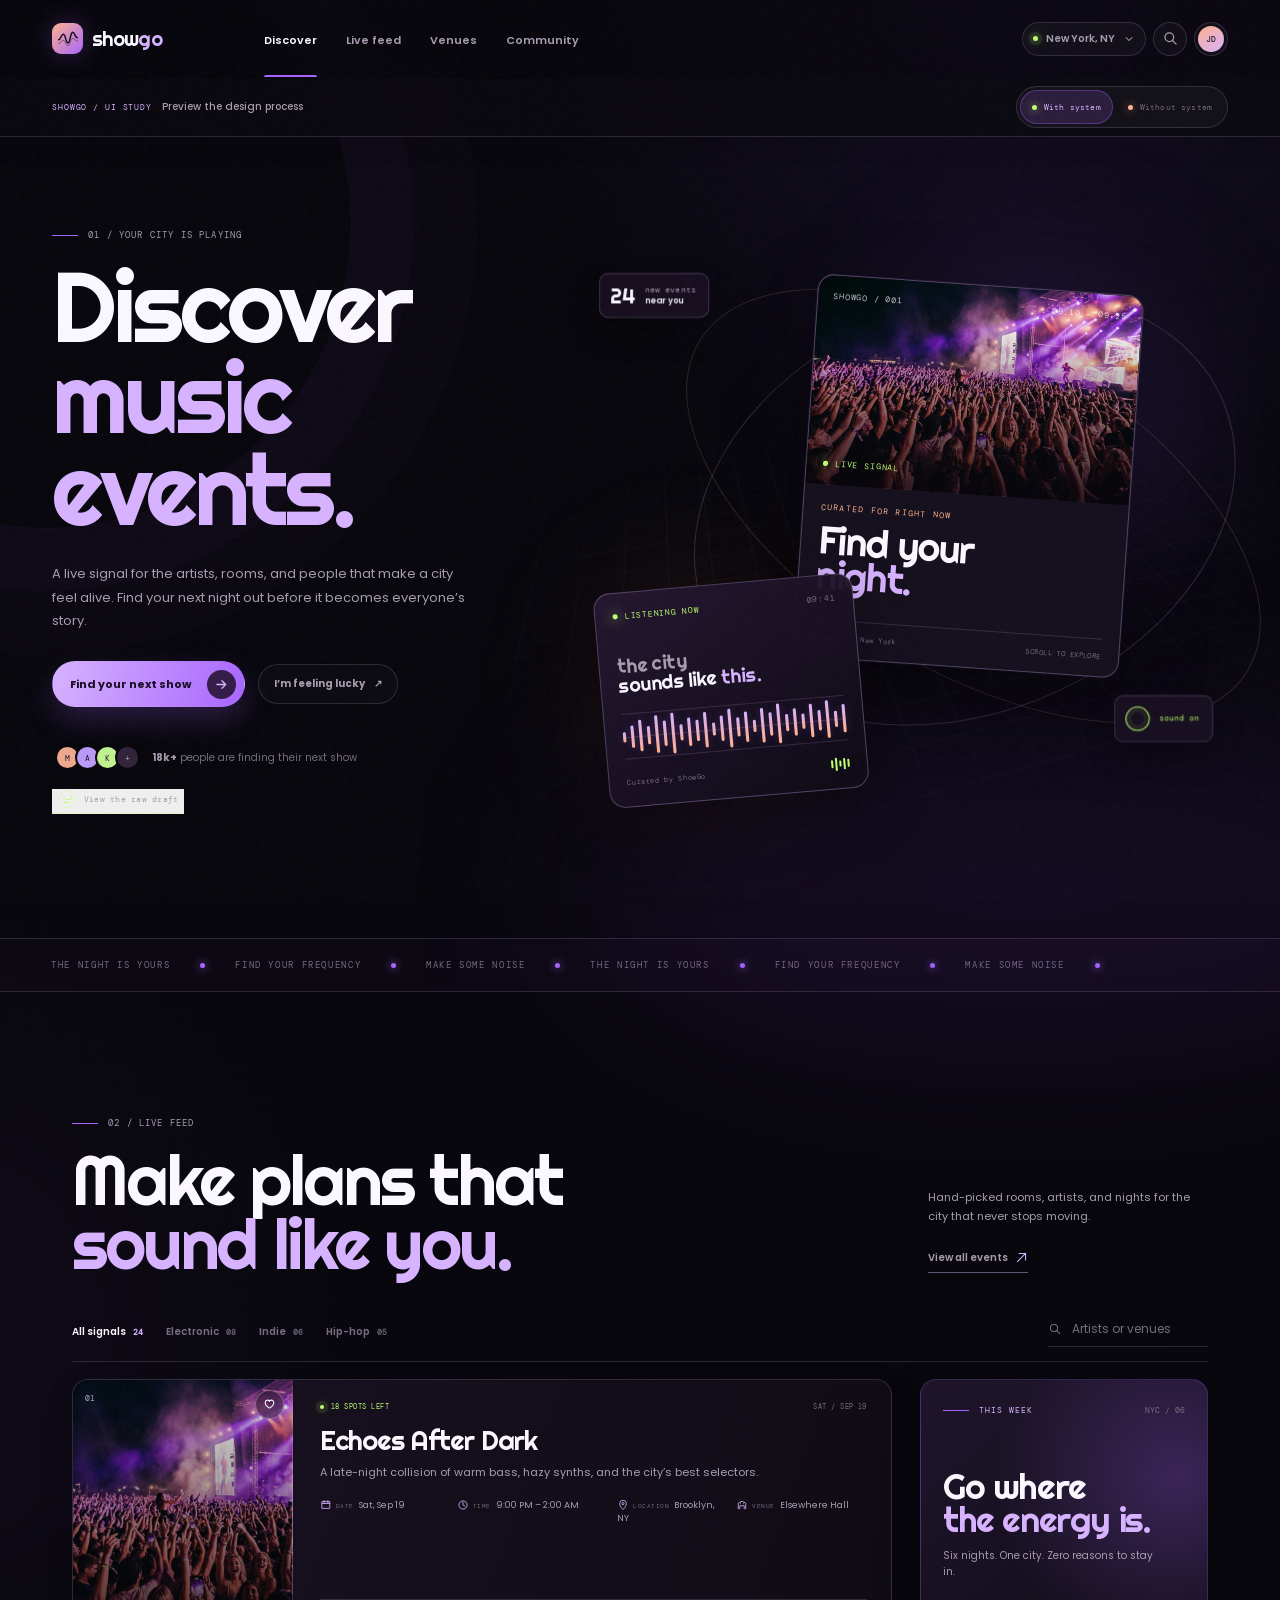
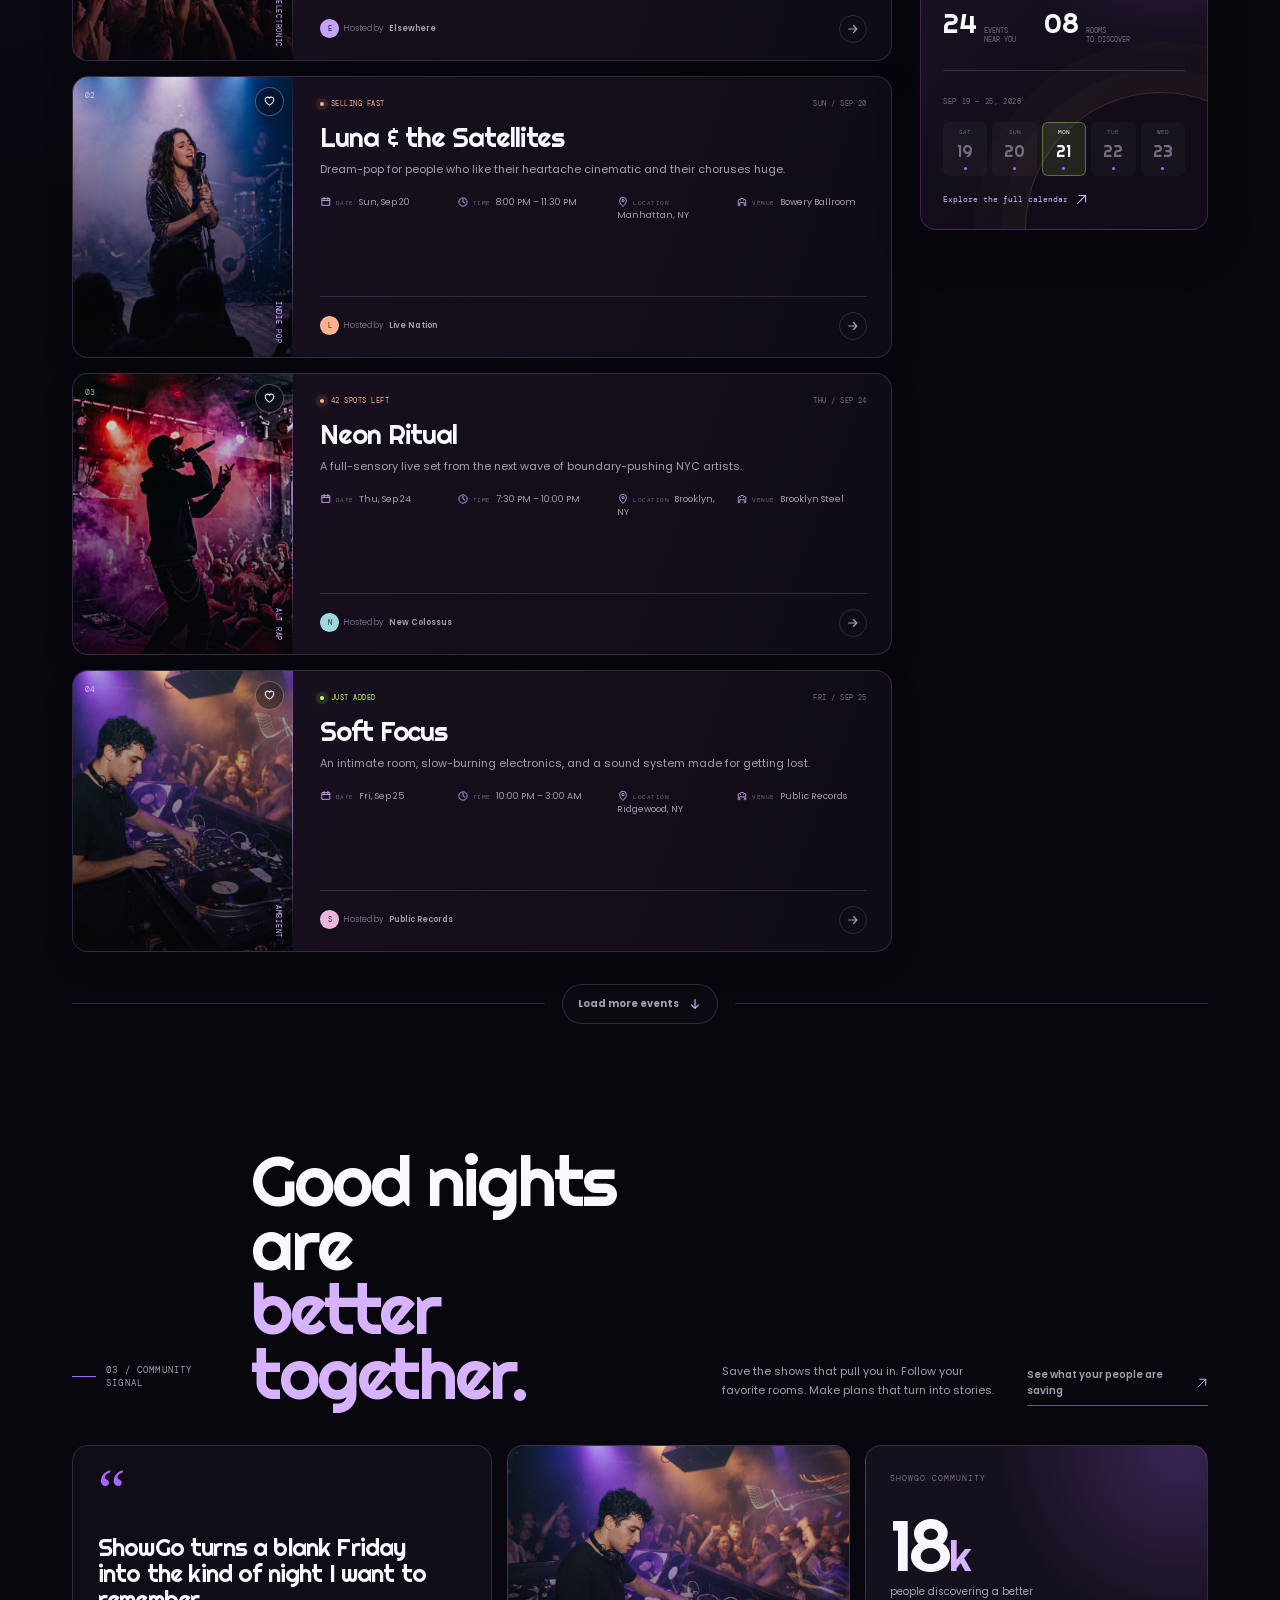
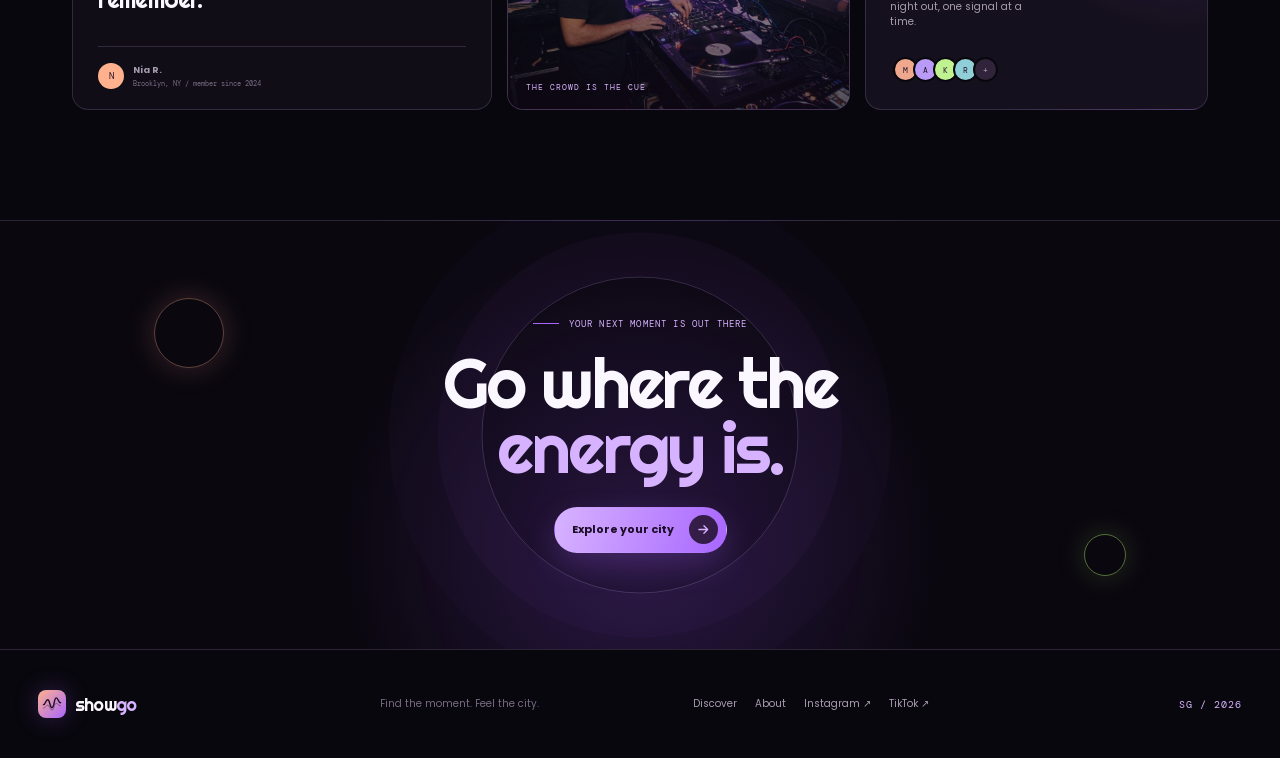
<file: index.html>
<!doctype html>
<html lang="en">
<head>
  <meta charset="UTF-8" />
  <meta name="viewport" content="width=device-width, initial-scale=1.0" />
  <meta name="theme-color" content="#08070d" />
  <meta name="description" content="ShowGo helps you find the live music moments you will talk about tomorrow." />
  <title>ShowGo — Find your next live moment</title>
  <link rel="preconnect" href="https://fonts.googleapis.com" />
  <link rel="preconnect" href="https://fonts.gstatic.com" crossorigin />
  <link href="https://fonts.googleapis.com/css2?family=DM+Mono:wght@400;500&family=Poppins:wght@400;500;600;700&family=Righteous&display=swap" rel="stylesheet" />
  <link rel="stylesheet" href="styles.css?v=showgo-compare-modes-3" />
</head>
<body>
  <a class="skip-link" href="#main-content">Skip to content</a>
  <div class="page-noise" aria-hidden="true"></div>

  <div class="site-shell">
    <header class="site-header" id="site-header">
      <a class="brand" href="#mode-bar" aria-label="ShowGo home">
        <span class="brand-mark" aria-hidden="true">
          <svg viewBox="0 0 36 36" fill="none">
            <path d="M4 19c3.5 0 3.5-8 7-8s3.5 13 7 13 3.5-16 7-16 3 8 7 8" stroke="currentColor" stroke-width="2.3" stroke-linecap="round" />
            <path d="M4 25c3.5 0 3.5-5 7-5s3.5 8 7 8 3.5-11 7-11 3 4 7 4" stroke="currentColor" stroke-width="1.2" stroke-linecap="round" opacity=".55" />
          </svg>
        </span>
        <span class="brand-word">show<span>go</span></span>
      </a>

      <nav class="primary-nav" id="primary-nav" aria-label="Primary navigation">
        <a class="nav-item is-active" href="#top">Discover</a>
        <a class="nav-item" href="#events">Live feed</a>
        <a class="nav-item" href="#venues">Venues</a>
        <a class="nav-item" href="#community">Community</a>
      </nav>

      <div class="header-actions">
        <button class="location-button" id="location-button" type="button" aria-label="Change location, currently New York">
          <span class="status-dot" aria-hidden="true"></span>
          <span>New York, NY</span>
          <svg viewBox="0 0 16 16" fill="none" aria-hidden="true"><path d="m4 6 4 4 4-4" stroke="currentColor" stroke-width="1.4" stroke-linecap="round" stroke-linejoin="round" /></svg>
        </button>
        <button class="header-icon-button" id="search-toggle" type="button" aria-label="Open event search" aria-expanded="false" aria-controls="search-drawer">
          <svg viewBox="0 0 20 20" fill="none" aria-hidden="true"><circle cx="8.6" cy="8.6" r="5.1" stroke="currentColor" stroke-width="1.5" /><path d="m12.4 12.4 4.2 4.2" stroke="currentColor" stroke-width="1.5" stroke-linecap="round" /></svg>
        </button>
        <button class="profile-button" type="button" aria-label="Open your profile"><span>JD</span></button>
        <button class="menu-button" id="menu-button" type="button" aria-label="Open navigation menu" aria-expanded="false" aria-controls="primary-nav"><span></span><span></span></button>
      </div>
    </header>

    <div class="search-drawer" id="search-drawer" aria-hidden="true">
      <div class="search-drawer-inner">
        <label for="drawer-search">Search your next show</label>
        <div class="drawer-input-wrap">
          <svg viewBox="0 0 20 20" fill="none" aria-hidden="true"><circle cx="8.6" cy="8.6" r="5.1" stroke="currentColor" stroke-width="1.5" /><path d="m12.4 12.4 4.2 4.2" stroke="currentColor" stroke-width="1.5" stroke-linecap="round" /></svg>
          <input id="drawer-search" type="search" placeholder="Artist, venue, or sound" autocomplete="off" />
          <kbd>ESC</kbd>
        </div>
      </div>
    </div>

    <div class="mode-bar" id="mode-bar">
      <div class="mode-bar-copy"><span class="mode-kicker">SHOWGO / UI STUDY</span><strong>Preview the design process</strong></div>
      <div class="mode-switch" role="group" aria-label="Choose landing page version">
        <button class="mode-button is-active" type="button" data-view="system" aria-pressed="true"><i class="mode-dot mode-dot-built" aria-hidden="true"></i> With system</button>
        <button class="mode-button" type="button" data-view="raw" aria-pressed="false"><i class="mode-dot mode-dot-raw" aria-hidden="true"></i> Without system</button>
      </div>
    </div>

    <main id="main-content">
      <div class="experience-view experience-system is-active" id="system-view">
      <section class="hero" id="top" aria-labelledby="hero-title">
        <div class="hero-copy">
          <p class="eyebrow"><span class="eyebrow-line" aria-hidden="true"></span> 01 / YOUR CITY IS PLAYING</p>
          <h1 id="hero-title">Discover <span>music<br />events.</span></h1>
          <p class="hero-lede">A live signal for the artists, rooms, and people that make a city feel alive. Find your next night out before it becomes everyone’s story.</p>
          <div class="hero-ctas">
            <a class="button button-primary" id="hero-cta" href="#events">
              <span>Find your next show</span>
              <span class="button-arrow" aria-hidden="true"><svg viewBox="0 0 18 18" fill="none"><path d="M3.5 9h10M9.5 4.5 14 9l-4.5 4.5" stroke="currentColor" stroke-width="1.6" stroke-linecap="round" stroke-linejoin="round" /></svg></span>
            </a>
            <button class="button button-quiet" id="lucky-button" type="button">I’m feeling lucky <span aria-hidden="true">↗</span></button>
          </div>
          <div class="hero-signal-meta">
            <div class="avatar-stack" aria-hidden="true"><span class="avatar avatar-a">M</span><span class="avatar avatar-b">A</span><span class="avatar avatar-c">K</span><span class="avatar avatar-more">+</span></div>
            <p><strong>18k+</strong> people are finding their next show</p>
          </div>
          <button class="hero-compare-link" type="button" data-view-trigger="raw"><span aria-hidden="true"><svg viewBox="0 0 16 16" fill="none"><path d="M3 4.5v8h8M7.5 8H13V2.5" stroke="currentColor" stroke-width="1.2" stroke-linecap="round" stroke-linejoin="round" /></svg></span> View the raw draft</button>
        </div>

        <div class="hero-art" aria-label="A live signal preview for ShowGo">
          <div class="art-grid" aria-hidden="true"></div>
          <div class="art-halo halo-purple" aria-hidden="true"></div>
          <div class="art-halo halo-peach" aria-hidden="true"></div>
          <div class="orbit orbit-a" aria-hidden="true"></div>
          <div class="orbit orbit-b" aria-hidden="true"></div>

          <article class="hero-poster">
            <div class="poster-photo">
              <img src="assets/echoes-after-dark.jpg" alt="A crowd with raised hands under purple concert lights" width="1360" height="768" fetchpriority="high" />
              <span class="poster-photo-shade" aria-hidden="true"></span>
              <div class="poster-topline"><span>SHOWGO / 001</span><span>09.19 — 09.25</span></div>
              <div class="poster-stamp"><span class="stamp-dot" aria-hidden="true"></span> LIVE SIGNAL</div>
            </div>
            <div class="poster-copy">
              <p>CURATED FOR RIGHT NOW</p>
              <h2>Find your<br /><em>night.</em></h2>
              <div class="poster-footer"><span>Brooklyn / New York</span><span>SCROLL TO EXPLORE</span></div>
            </div>
          </article>

          <div class="visualizer-card">
            <div class="visualizer-header"><span><i class="live-dot" aria-hidden="true"></i> LISTENING NOW</span><span>09:41</span></div>
            <div class="visualizer-title">the city<br /><strong>sounds like <em>this.</em></strong></div>
            <div class="visualizer" aria-hidden="true">
              <i style="--bar: 23%; --delay: -.3s"></i><i style="--bar: 51%; --delay: -.1s"></i><i style="--bar: 72%; --delay: -.6s"></i><i style="--bar: 41%; --delay: -.2s"></i><i style="--bar: 85%; --delay: -.8s"></i><i style="--bar: 57%; --delay: -.45s"></i><i style="--bar: 94%; --delay: -.18s"></i><i style="--bar: 37%; --delay: -.7s"></i><i style="--bar: 66%; --delay: -.33s"></i><i style="--bar: 48%; --delay: -.9s"></i><i style="--bar: 81%; --delay: -.42s"></i><i style="--bar: 31%; --delay: -.22s"></i><i style="--bar: 59%; --delay: -.54s"></i><i style="--bar: 89%; --delay: -.1s"></i><i style="--bar: 44%; --delay: -.77s"></i><i style="--bar: 69%; --delay: -.37s"></i><i style="--bar: 28%; --delay: -.63s"></i><i style="--bar: 79%; --delay: -.25s"></i><i style="--bar: 54%; --delay: -.48s"></i><i style="--bar: 92%; --delay: -.72s"></i><i style="--bar: 40%; --delay: -.16s"></i><i style="--bar: 62%; --delay: -.5s"></i><i style="--bar: 34%; --delay: -.34s"></i><i style="--bar: 76%; --delay: -.88s"></i><i style="--bar: 47%; --delay: -.56s"></i><i style="--bar: 87%; --delay: -.28s"></i><i style="--bar: 37%; --delay: -.68s"></i><i style="--bar: 65%; --delay: -.4s"></i></div>
            <div class="visualizer-footer"><span>Curated by ShowGo</span><span class="mini-wave" aria-hidden="true"><b></b><b></b><b></b><b></b><b></b></span></div>
          </div>

          <div class="hero-tag tag-top"><span class="tag-number">24</span><span>new events<br /><strong>near you</strong></span></div>
          <div class="hero-tag tag-bottom"><span class="tag-ring" aria-hidden="true"></span><span>sound on</span></div>
        </div>
      </section>

      <section class="signal-ribbon" aria-label="ShowGo signal">
        <div class="ribbon-track"><span>THE NIGHT IS YOURS</span><b></b><span>FIND YOUR FREQUENCY</span><b></b><span>MAKE SOME NOISE</span><b></b><span>THE NIGHT IS YOURS</span><b></b><span>FIND YOUR FREQUENCY</span><b></b><span>MAKE SOME NOISE</span><b></b></div>
      </section>

      <section class="events-section" id="events" aria-labelledby="events-title">
        <div class="section-intro reveal">
          <div>
            <p class="eyebrow"><span class="eyebrow-line" aria-hidden="true"></span> 02 / LIVE FEED</p>
            <h2 id="events-title">Make plans that<br /><em>sound like you.</em></h2>
          </div>
          <div class="section-intro-aside"><p>Hand-picked rooms, artists, and nights for the city that never stops moving.</p><a class="inline-link" href="#events">View all events <svg viewBox="0 0 16 16" fill="none" aria-hidden="true"><path d="M3 13 13 3M5 3h8v8" stroke="currentColor" stroke-width="1.3" stroke-linecap="round" stroke-linejoin="round" /></svg></a></div>
        </div>

        <div class="feed-toolbar reveal" aria-label="Filter and search events">
          <div class="filter-tabs" role="tablist" aria-label="Filter events by category">
            <button class="filter-tab is-active" type="button" role="tab" aria-selected="true" data-filter="all">All signals <span>24</span></button>
            <button class="filter-tab" type="button" role="tab" aria-selected="false" data-filter="electronic">Electronic <span>08</span></button>
            <button class="filter-tab" type="button" role="tab" aria-selected="false" data-filter="indie">Indie <span>06</span></button>
            <button class="filter-tab" type="button" role="tab" aria-selected="false" data-filter="hip-hop">Hip-hop <span>05</span></button>
          </div>
          <label class="feed-search" for="event-search"><span>Search</span><svg viewBox="0 0 20 20" fill="none" aria-hidden="true"><circle cx="8.6" cy="8.6" r="5.1" stroke="currentColor" stroke-width="1.5" /><path d="m12.4 12.4 4.2 4.2" stroke="currentColor" stroke-width="1.5" stroke-linecap="round" /></svg><input id="event-search" type="search" placeholder="Artists or venues" autocomplete="off" /></label>
        </div>

        <div class="feed-layout">
          <div class="event-list" id="event-list" aria-live="polite">
            <article class="event-card reveal" data-category="electronic" data-search="echoes after dark electronic elsewhere hall brooklyn dj bass" style="--reveal-delay: .04s">
              <div class="event-media"><img src="assets/echoes-after-dark.jpg" alt="Crowd with hands raised at Echoes After Dark" width="1360" height="768" loading="lazy" decoding="async" /><span class="media-wash" aria-hidden="true"></span><span class="media-index">01</span><span class="media-category">ELECTRONIC</span><button class="save-button" type="button" aria-label="Save Echoes After Dark" aria-pressed="false"><svg viewBox="0 0 20 20" fill="none" aria-hidden="true"><path d="M15.7 7.4c0 4.2-5.7 7.4-5.7 7.4s-5.7-3.2-5.7-7.4A3.1 3.1 0 0 1 10 5.6a3.1 3.1 0 0 1 5.7 1.8Z" stroke="currentColor" stroke-width="1.4" stroke-linejoin="round" /></svg></button></div>
              <div class="event-details-wrap"><div class="event-topline"><span class="event-status"><i></i> 18 spots left</span><span>SAT / SEP 19</span></div><h3>Echoes After Dark</h3><p class="event-description">A late-night collision of warm bass, hazy synths, and the city’s best selectors.</p><div class="event-meta"><span><svg viewBox="0 0 16 16" fill="none" aria-hidden="true"><path d="M3 3.5h10v9H3zM5.5 2v3M10.5 2v3M3 6h10" stroke="currentColor" stroke-width="1.1" stroke-linecap="round" stroke-linejoin="round" /></svg><b>DATE</b> Sat, Sep 19</span><span><svg viewBox="0 0 16 16" fill="none" aria-hidden="true"><circle cx="8" cy="8" r="5.5" stroke="currentColor" stroke-width="1.1" /><path d="M8 4.5V8l2.5 1.5" stroke="currentColor" stroke-width="1.1" stroke-linecap="round" /></svg><b>TIME</b> 9:00 PM – 2:00 AM</span><span><svg viewBox="0 0 16 16" fill="none" aria-hidden="true"><path d="M8 14s4.5-4.1 4.5-7.8A4.5 4.5 0 0 0 3.5 6.2C3.5 9.9 8 14 8 14Z" stroke="currentColor" stroke-width="1.1" /><circle cx="8" cy="6.2" r="1.5" stroke="currentColor" stroke-width="1.1" /></svg><b>LOCATION</b> Brooklyn, NY</span><span><svg viewBox="0 0 16 16" fill="none" aria-hidden="true"><path d="M3 13V5.5L8 3l5 2.5V13M5 13V9h6v4M6 6.2h.01M10 6.2h.01" stroke="currentColor" stroke-width="1.1" stroke-linecap="round" stroke-linejoin="round" /></svg><b>VENUE</b> Elsewhere Hall</span></div><div class="event-card-footer"><span class="host"><span class="host-avatar host-purple">E</span> Hosted by <strong>Elsewhere</strong></span><button class="open-event" type="button" aria-label="Open Echoes After Dark"><svg viewBox="0 0 18 18" fill="none" aria-hidden="true"><path d="M3.5 9h10M9.5 4.5 14 9l-4.5 4.5" stroke="currentColor" stroke-width="1.5" stroke-linecap="round" stroke-linejoin="round" /></svg></button></div></div>
            </article>

            <article class="event-card reveal" data-category="indie" data-search="luna satellites indie pop bowery ballroom manhattan singer live band" style="--reveal-delay: .09s">
              <div class="event-media"><img src="assets/luna-satellites.jpg" alt="Singer performing under lavender lights at Luna and the Satellites" width="1360" height="768" loading="lazy" decoding="async" /><span class="media-wash" aria-hidden="true"></span><span class="media-index">02</span><span class="media-category">INDIE POP</span><button class="save-button" type="button" aria-label="Save Luna and the Satellites" aria-pressed="false"><svg viewBox="0 0 20 20" fill="none" aria-hidden="true"><path d="M15.7 7.4c0 4.2-5.7 7.4-5.7 7.4s-5.7-3.2-5.7-7.4A3.1 3.1 0 0 1 10 5.6a3.1 3.1 0 0 1 5.7 1.8Z" stroke="currentColor" stroke-width="1.4" stroke-linejoin="round" /></svg></button></div>
              <div class="event-details-wrap"><div class="event-topline"><span class="event-status event-status-peach"><i></i> Selling fast</span><span>SUN / SEP 20</span></div><h3>Luna &amp; the Satellites</h3><p class="event-description">Dream-pop for people who like their heartache cinematic and their choruses huge.</p><div class="event-meta"><span><svg viewBox="0 0 16 16" fill="none" aria-hidden="true"><path d="M3 3.5h10v9H3zM5.5 2v3M10.5 2v3M3 6h10" stroke="currentColor" stroke-width="1.1" stroke-linecap="round" stroke-linejoin="round" /></svg><b>DATE</b> Sun, Sep 20</span><span><svg viewBox="0 0 16 16" fill="none" aria-hidden="true"><circle cx="8" cy="8" r="5.5" stroke="currentColor" stroke-width="1.1" /><path d="M8 4.5V8l2.5 1.5" stroke="currentColor" stroke-width="1.1" stroke-linecap="round" /></svg><b>TIME</b> 8:00 PM – 11:30 PM</span><span><svg viewBox="0 0 16 16" fill="none" aria-hidden="true"><path d="M8 14s4.5-4.1 4.5-7.8A4.5 4.5 0 0 0 3.5 6.2C3.5 9.9 8 14 8 14Z" stroke="currentColor" stroke-width="1.1" /><circle cx="8" cy="6.2" r="1.5" stroke="currentColor" stroke-width="1.1" /></svg><b>LOCATION</b> Manhattan, NY</span><span><svg viewBox="0 0 16 16" fill="none" aria-hidden="true"><path d="M3 13V5.5L8 3l5 2.5V13M5 13V9h6v4M6 6.2h.01M10 6.2h.01" stroke="currentColor" stroke-width="1.1" stroke-linecap="round" stroke-linejoin="round" /></svg><b>VENUE</b> Bowery Ballroom</span></div><div class="event-card-footer"><span class="host"><span class="host-avatar host-orange">L</span> Hosted by <strong>Live Nation</strong></span><button class="open-event" type="button" aria-label="Open Luna and the Satellites"><svg viewBox="0 0 18 18" fill="none" aria-hidden="true"><path d="M3.5 9h10M9.5 4.5 14 9l-4.5 4.5" stroke="currentColor" stroke-width="1.5" stroke-linecap="round" stroke-linejoin="round" /></svg></button></div></div>
            </article>

            <article class="event-card reveal" data-category="hip-hop" data-search="neon ritual hip hop alt rap brooklyn steel live performer" style="--reveal-delay: .14s">
              <div class="event-media"><img src="assets/neon-ritual.jpg" alt="Alt-rap performer in a red and purple spotlight at Neon Ritual" width="1360" height="768" loading="lazy" decoding="async" /><span class="media-wash" aria-hidden="true"></span><span class="media-index">03</span><span class="media-category">ALT RAP</span><button class="save-button" type="button" aria-label="Save Neon Ritual" aria-pressed="false"><svg viewBox="0 0 20 20" fill="none" aria-hidden="true"><path d="M15.7 7.4c0 4.2-5.7 7.4-5.7 7.4s-5.7-3.2-5.7-7.4A3.1 3.1 0 0 1 10 5.6a3.1 3.1 0 0 1 5.7 1.8Z" stroke="currentColor" stroke-width="1.4" stroke-linejoin="round" /></svg></button></div>
              <div class="event-details-wrap"><div class="event-topline"><span class="event-status event-status-peach"><i></i> 42 spots left</span><span>THU / SEP 24</span></div><h3>Neon Ritual</h3><p class="event-description">A full-sensory live set from the next wave of boundary-pushing NYC artists.</p><div class="event-meta"><span><svg viewBox="0 0 16 16" fill="none" aria-hidden="true"><path d="M3 3.5h10v9H3zM5.5 2v3M10.5 2v3M3 6h10" stroke="currentColor" stroke-width="1.1" stroke-linecap="round" stroke-linejoin="round" /></svg><b>DATE</b> Thu, Sep 24</span><span><svg viewBox="0 0 16 16" fill="none" aria-hidden="true"><circle cx="8" cy="8" r="5.5" stroke="currentColor" stroke-width="1.1" /><path d="M8 4.5V8l2.5 1.5" stroke="currentColor" stroke-width="1.1" stroke-linecap="round" /></svg><b>TIME</b> 7:30 PM – 10:00 PM</span><span><svg viewBox="0 0 16 16" fill="none" aria-hidden="true"><path d="M8 14s4.5-4.1 4.5-7.8A4.5 4.5 0 0 0 3.5 6.2C3.5 9.9 8 14 8 14Z" stroke="currentColor" stroke-width="1.1" /><circle cx="8" cy="6.2" r="1.5" stroke="currentColor" stroke-width="1.1" /></svg><b>LOCATION</b> Brooklyn, NY</span><span><svg viewBox="0 0 16 16" fill="none" aria-hidden="true"><path d="M3 13V5.5L8 3l5 2.5V13M5 13V9h6v4M6 6.2h.01M10 6.2h.01" stroke="currentColor" stroke-width="1.1" stroke-linecap="round" stroke-linejoin="round" /></svg><b>VENUE</b> Brooklyn Steel</span></div><div class="event-card-footer"><span class="host"><span class="host-avatar host-blue">N</span> Hosted by <strong>New Colossus</strong></span><button class="open-event" type="button" aria-label="Open Neon Ritual"><svg viewBox="0 0 18 18" fill="none" aria-hidden="true"><path d="M3.5 9h10M9.5 4.5 14 9l-4.5 4.5" stroke="currentColor" stroke-width="1.5" stroke-linecap="round" stroke-linejoin="round" /></svg></button></div></div>
            </article>

            <article class="event-card reveal" data-category="electronic" data-search="soft focus electronic ambient public records ridgewood queens dj live" style="--reveal-delay: .19s">
              <div class="event-media"><img src="assets/soft-focus.jpg" alt="DJ performing in a purple and amber room at Soft Focus" width="1360" height="768" loading="lazy" decoding="async" /><span class="media-wash" aria-hidden="true"></span><span class="media-index">04</span><span class="media-category">AMBIENT</span><button class="save-button" type="button" aria-label="Save Soft Focus" aria-pressed="false"><svg viewBox="0 0 20 20" fill="none" aria-hidden="true"><path d="M15.7 7.4c0 4.2-5.7 7.4-5.7 7.4s-5.7-3.2-5.7-7.4A3.1 3.1 0 0 1 10 5.6a3.1 3.1 0 0 1 5.7 1.8Z" stroke="currentColor" stroke-width="1.4" stroke-linejoin="round" /></svg></button></div>
              <div class="event-details-wrap"><div class="event-topline"><span class="event-status"><i></i> Just added</span><span>FRI / SEP 25</span></div><h3>Soft Focus</h3><p class="event-description">An intimate room, slow-burning electronics, and a sound system made for getting lost.</p><div class="event-meta"><span><svg viewBox="0 0 16 16" fill="none" aria-hidden="true"><path d="M3 3.5h10v9H3zM5.5 2v3M10.5 2v3M3 6h10" stroke="currentColor" stroke-width="1.1" stroke-linecap="round" stroke-linejoin="round" /></svg><b>DATE</b> Fri, Sep 25</span><span><svg viewBox="0 0 16 16" fill="none" aria-hidden="true"><circle cx="8" cy="8" r="5.5" stroke="currentColor" stroke-width="1.1" /><path d="M8 4.5V8l2.5 1.5" stroke="currentColor" stroke-width="1.1" stroke-linecap="round" /></svg><b>TIME</b> 10:00 PM – 3:00 AM</span><span><svg viewBox="0 0 16 16" fill="none" aria-hidden="true"><path d="M8 14s4.5-4.1 4.5-7.8A4.5 4.5 0 0 0 3.5 6.2C3.5 9.9 8 14 8 14Z" stroke="currentColor" stroke-width="1.1" /><circle cx="8" cy="6.2" r="1.5" stroke="currentColor" stroke-width="1.1" /></svg><b>LOCATION</b> Ridgewood, NY</span><span><svg viewBox="0 0 16 16" fill="none" aria-hidden="true"><path d="M3 13V5.5L8 3l5 2.5V13M5 13V9h6v4M6 6.2h.01M10 6.2h.01" stroke="currentColor" stroke-width="1.1" stroke-linecap="round" stroke-linejoin="round" /></svg><b>VENUE</b> Public Records</span></div><div class="event-card-footer"><span class="host"><span class="host-avatar host-pink">S</span> Hosted by <strong>Public Records</strong></span><button class="open-event" type="button" aria-label="Open Soft Focus"><svg viewBox="0 0 18 18" fill="none" aria-hidden="true"><path d="M3.5 9h10M9.5 4.5 14 9l-4.5 4.5" stroke="currentColor" stroke-width="1.5" stroke-linecap="round" stroke-linejoin="round" /></svg></button></div></div>
            </article>
          </div>

          <aside class="week-board reveal" id="venues" aria-label="This week on ShowGo">
            <div class="week-board-top"><span class="eyebrow"><span class="eyebrow-line" aria-hidden="true"></span> THIS WEEK</span><span class="board-code">NYC / 06</span></div>
            <h3>Go where<br /><em>the energy is.</em></h3>
            <p>Six nights. One city. Zero reasons to stay in.</p>
            <div class="week-stats"><div><strong>24</strong><span>events<br />near you</span></div><div><strong>08</strong><span>rooms<br />to discover</span></div></div>
            <div class="week-calendar" aria-label="Week of September 19"><span class="calendar-label">SEP 19 — 25, 2026</span><div class="calendar-row"><button type="button" aria-label="Saturday September 19"><b>SAT</b><strong>19</strong><i></i></button><button type="button" aria-label="Sunday September 20"><b>SUN</b><strong>20</strong><i></i></button><button class="is-today" type="button" aria-label="Monday September 21, selected"><b>MON</b><strong>21</strong><i></i></button><button type="button" aria-label="Tuesday September 22"><b>TUE</b><strong>22</strong><i></i></button><button type="button" aria-label="Wednesday September 23"><b>WED</b><strong>23</strong><i></i></button></div></div>
            <a class="board-link" href="#events">Explore the full calendar <svg viewBox="0 0 16 16" fill="none" aria-hidden="true"><path d="M3 13 13 3M5 3h8v8" stroke="currentColor" stroke-width="1.3" stroke-linecap="round" stroke-linejoin="round" /></svg></a>
          </aside>
        </div>

        <div class="empty-state" id="empty-state" hidden><span class="empty-mark" aria-hidden="true">/ /</span><h3>No signal found.</h3><p>Try another artist, venue, or category.</p><button class="button button-quiet" id="clear-search" type="button">Clear search</button></div>
        <div class="feed-bottom reveal"><span></span><button class="button button-quiet" id="load-more" type="button">Load more events <svg viewBox="0 0 16 16" fill="none" aria-hidden="true"><path d="M8 3v10M4 9l4 4 4-4" stroke="currentColor" stroke-width="1.3" stroke-linecap="round" stroke-linejoin="round" /></svg></button><span></span></div>
      </section>

      <section class="community-section" id="community" aria-labelledby="community-title">
        <div class="community-copy reveal"><p class="eyebrow"><span class="eyebrow-line" aria-hidden="true"></span> 03 / COMMUNITY SIGNAL</p><h2 id="community-title">Good nights are<br /><em>better together.</em></h2><p>Save the shows that pull you in. Follow your favorite rooms. Make plans that turn into stories.</p><a class="inline-link" href="#events">See what your people are saving <svg viewBox="0 0 16 16" fill="none" aria-hidden="true"><path d="M3 13 13 3M5 3h8v8" stroke="currentColor" stroke-width="1.3" stroke-linecap="round" stroke-linejoin="round" /></svg></a></div>
        <div class="proof-grid">
          <blockquote class="quote-card reveal"><div class="quote-mark" aria-hidden="true">“</div><p>ShowGo turns a blank Friday into the kind of night I want to remember.</p><footer><span class="quote-avatar">N</span><span><strong>Nia R.</strong><small>Brooklyn, NY / member since 2024</small></span></footer></blockquote>
          <div class="proof-image reveal"><img src="assets/soft-focus.jpg" alt="DJ and crowd moving together in a club" width="1360" height="768" loading="lazy" decoding="async" /><span class="proof-image-overlay" aria-hidden="true"></span><span class="proof-image-label">THE CROWD IS THE CUE</span></div>
          <div class="proof-metric reveal"><span class="metric-label">SHOWGO COMMUNITY</span><strong>18<span>k</span></strong><p>people discovering a better night out, one signal at a time.</p><div class="metric-avatars" aria-hidden="true"><span class="avatar avatar-a">M</span><span class="avatar avatar-b">A</span><span class="avatar avatar-c">K</span><span class="avatar avatar-d">R</span><span class="avatar avatar-more">+</span></div></div>
        </div>
      </section>

      <section class="final-cta reveal" aria-labelledby="cta-title">
        <div class="cta-line" aria-hidden="true"></div><p class="eyebrow"><span class="eyebrow-line" aria-hidden="true"></span> YOUR NEXT MOMENT IS OUT THERE</p><h2 id="cta-title">Go where the<br /><em>energy is.</em></h2><a class="button button-primary" href="#events">Explore your city <span class="button-arrow" aria-hidden="true"><svg viewBox="0 0 18 18" fill="none"><path d="M3.5 9h10M9.5 4.5 14 9l-4.5 4.5" stroke="currentColor" stroke-width="1.6" stroke-linecap="round" stroke-linejoin="round" /></svg></span></a><div class="cta-orbit orbit-left" aria-hidden="true"></div><div class="cta-orbit orbit-right" aria-hidden="true"></div>
      </section>
      </div>

      <div class="experience-view experience-raw" id="raw-view" hidden>
        <iframe class="before-skill-frame" id="before-skill-frame" src="before-skill/index.html" title="ShowGo landing page before the UI/UX Pro Max skill was applied" loading="eager"></iframe>
      </div>
    </main>

    <footer class="site-footer">
      <a class="brand" href="#mode-bar" aria-label="ShowGo home"><span class="brand-mark" aria-hidden="true"><svg viewBox="0 0 36 36" fill="none"><path d="M4 19c3.5 0 3.5-8 7-8s3.5 13 7 13 3.5-16 7-16 3 8 7 8" stroke="currentColor" stroke-width="2.3" stroke-linecap="round" /><path d="M4 25c3.5 0 3.5-5 7-5s3.5 8 7 8 3.5-11 7-11 3 4 7 4" stroke="currentColor" stroke-width="1.2" stroke-linecap="round" opacity=".55" /></svg></span><span class="brand-word">show<span>go</span></span></a>
      <p>Find the moment. Feel the city.</p><div class="footer-links"><a href="#events">Discover</a><a href="#community">About</a><a href="#mode-bar">Instagram <span aria-hidden="true">↗</span></a><a href="#mode-bar">TikTok <span aria-hidden="true">↗</span></a></div><span class="footer-code">SG / 2026</span>
    </footer>
  </div>
  <div class="toast" id="toast" role="status" aria-live="polite"></div>
  <script src="script.js?v=showgo-compare-modes-3"></script>
</body>
</html>
</file>
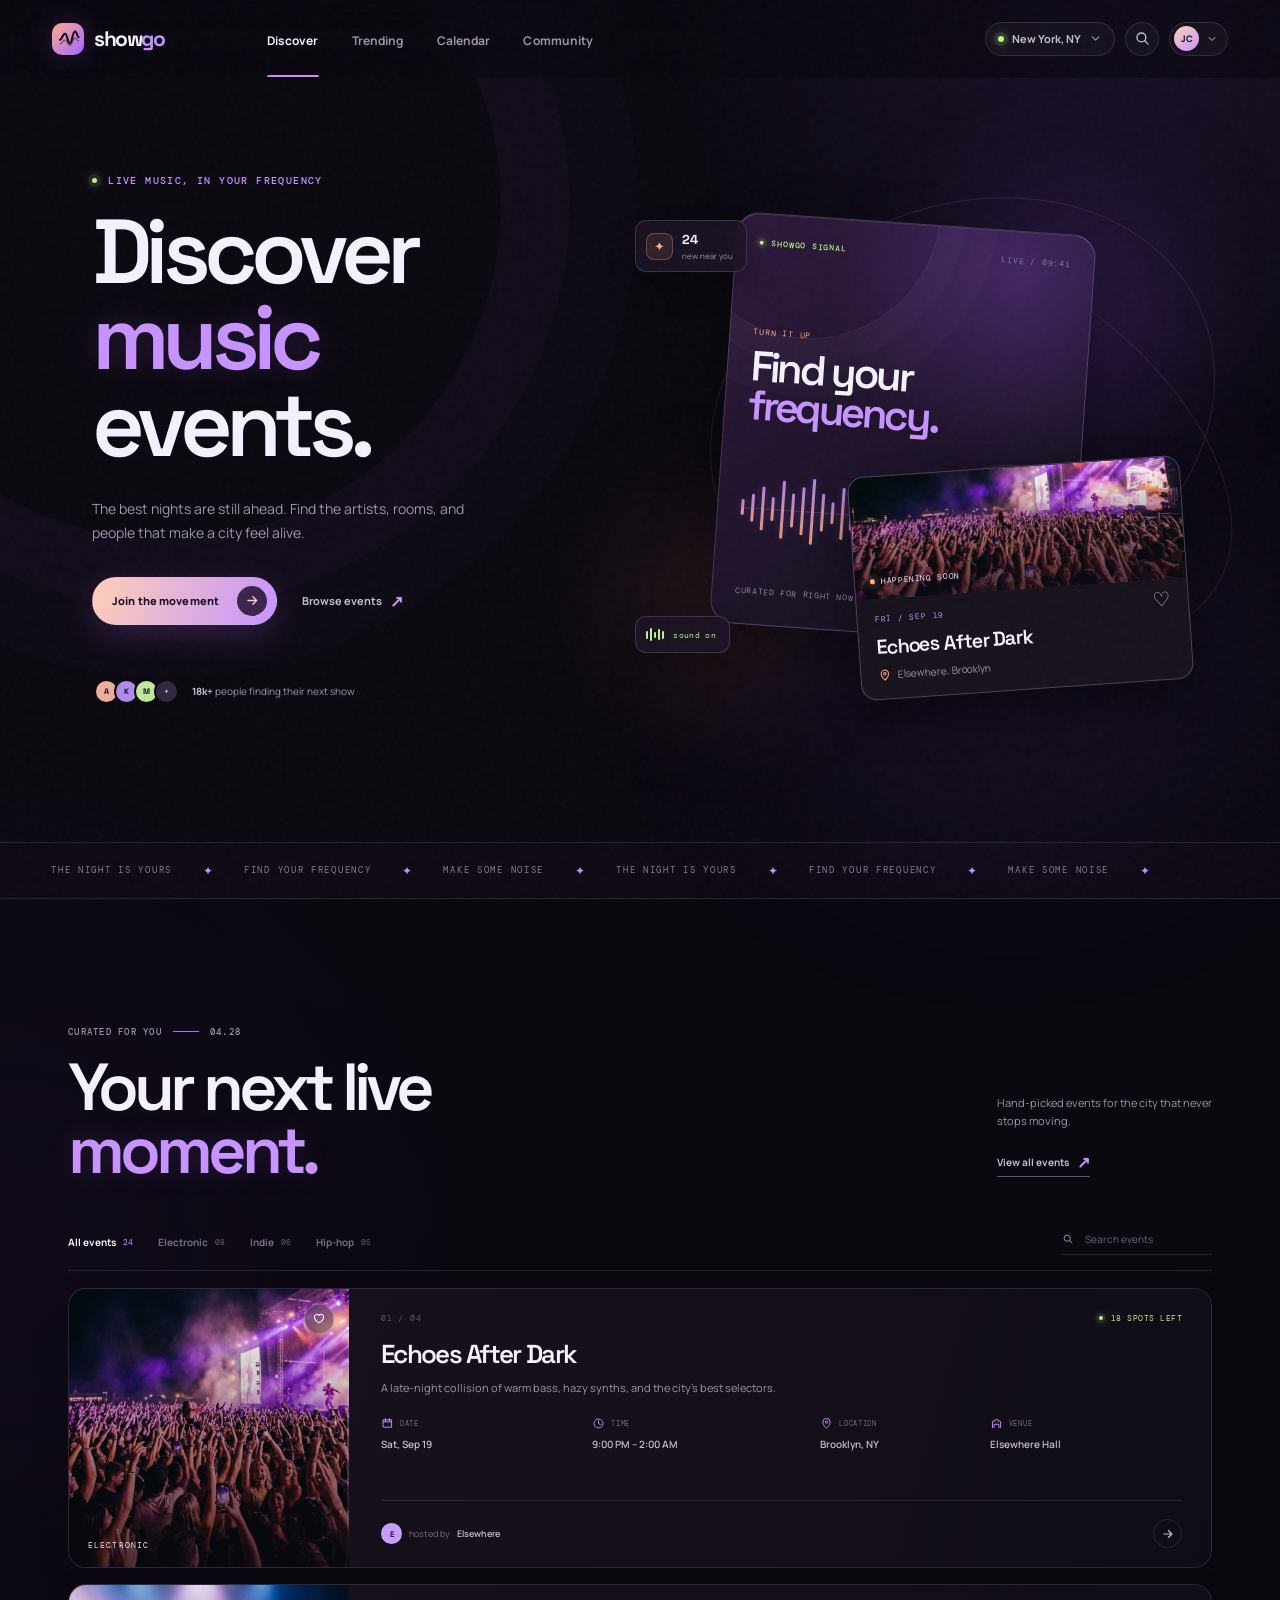
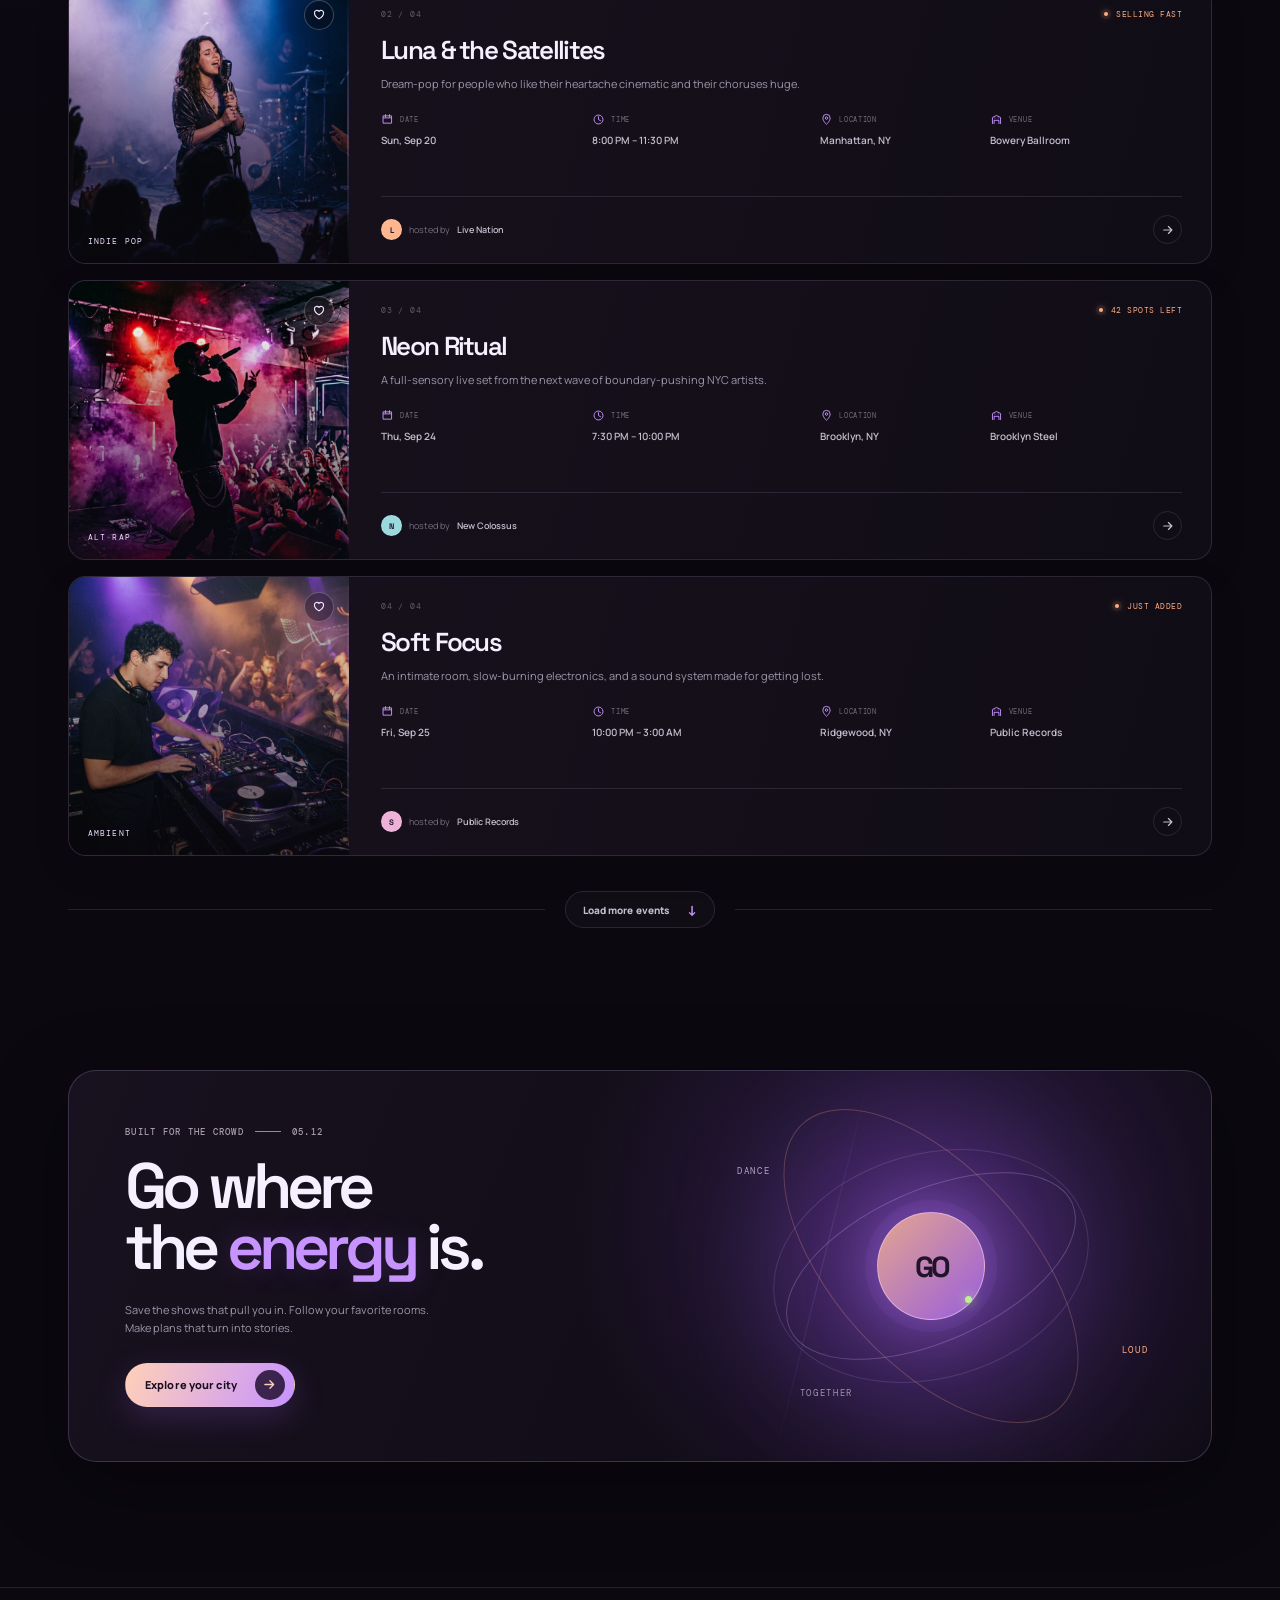
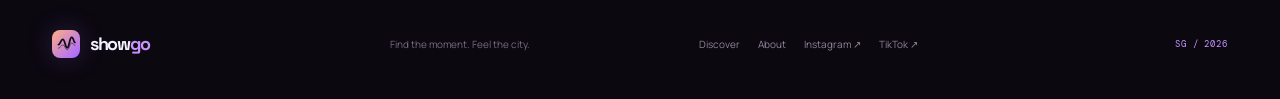
<file: before-skill/index.html>
<!doctype html>
<html lang="en">
<head>
  <meta charset="UTF-8" />
  <meta name="viewport" content="width=device-width, initial-scale=1.0" />
  <meta name="theme-color" content="#0b0810" />
  <meta name="description" content="ShowGo helps you find the live music moments you will talk about tomorrow." />
  <title>ShowGo — Find your next live moment</title>
  <link rel="preconnect" href="https://fonts.googleapis.com" />
  <link rel="preconnect" href="https://fonts.gstatic.com" crossorigin />
  <link href="https://fonts.googleapis.com/css2?family=DM+Mono:wght@400;500&family=Manrope:wght@400;500;600;700;800&family=Space+Grotesk:wght@400;500;600;700&display=swap" rel="stylesheet" />
  <link rel="stylesheet" href="styles.css" />
</head>
<body>
  <div class="page-noise" aria-hidden="true"></div>
  <div class="site-shell">
    <header class="topbar" id="topbar">
      <a class="brand" href="#top" aria-label="ShowGo home">
        <span class="brand-mark" aria-hidden="true">
          <svg viewBox="0 0 32 32" fill="none">
            <path d="M5 17.5C8.2 17.5 8.2 10 11.4 10s3.2 12 6.4 12S21 7 24.2 7 26.8 14.5 29 14.5" stroke="currentColor" stroke-width="2.6" stroke-linecap="round" />
            <path d="M5 23c3.2 0 3.2-5 6.4-5s3.2 7 6.4 7 3.2-9.5 6.4-9.5 2.6 3.5 4.8 3.5" stroke="currentColor" stroke-width="1.4" stroke-linecap="round" opacity=".56" />
          </svg>
        </span>
        <span class="brand-name">show<span>go</span></span>
      </a>

      <nav class="main-nav" id="main-nav" aria-label="Primary navigation">
        <a class="nav-link is-active" href="#events">Discover</a>
        <a class="nav-link" href="#trending">Trending</a>
        <a class="nav-link" href="#calendar">Calendar</a>
        <a class="nav-link" href="#community">Community</a>
      </nav>

      <div class="topbar-actions">
        <button class="location-pill" type="button" id="location-toggle" aria-label="Change location">
          <span class="location-dot" aria-hidden="true"></span>
          <span>New York, NY</span>
          <svg viewBox="0 0 16 16" fill="none" aria-hidden="true"><path d="m4 6 4 4 4-4" stroke="currentColor" stroke-width="1.5" stroke-linecap="round" stroke-linejoin="round" /></svg>
        </button>
        <button class="icon-button search-toggle" type="button" aria-label="Search events" aria-expanded="false" aria-controls="quick-search">
          <svg viewBox="0 0 20 20" fill="none" aria-hidden="true"><circle cx="8.7" cy="8.7" r="5.2" stroke="currentColor" stroke-width="1.6" /><path d="m12.6 12.6 4 4" stroke="currentColor" stroke-width="1.6" stroke-linecap="round" /></svg>
        </button>
        <button class="profile-chip" type="button" aria-label="Open profile">
          <span>JC</span>
          <svg viewBox="0 0 16 16" fill="none" aria-hidden="true"><path d="m4 6 4 4 4-4" stroke="currentColor" stroke-width="1.4" stroke-linecap="round" stroke-linejoin="round" /></svg>
        </button>
        <button class="menu-toggle" type="button" aria-label="Open menu" aria-expanded="false" aria-controls="main-nav">
          <span></span><span></span>
        </button>
      </div>
    </header>

    <div class="quick-search" id="quick-search" aria-hidden="true">
      <label for="quick-search-input">Search ShowGo</label>
      <div class="quick-search-field">
        <svg viewBox="0 0 20 20" fill="none" aria-hidden="true"><circle cx="8.7" cy="8.7" r="5.2" stroke="currentColor" stroke-width="1.6" /><path d="m12.6 12.6 4 4" stroke="currentColor" stroke-width="1.6" stroke-linecap="round" /></svg>
        <input id="quick-search-input" type="search" placeholder="Search artists, venues, or events" autocomplete="off" />
        <kbd>ESC</kbd>
      </div>
    </div>

    <main>
      <section class="hero" id="top" aria-labelledby="hero-title">
        <div class="hero-copy">
          <p class="eyebrow"><span class="eyebrow-pulse" aria-hidden="true"></span> Live music, in your frequency</p>
          <h1 id="hero-title">Discover <em>music</em><br />events.</h1>
          <p class="hero-description">The best nights are still ahead. Find the artists, rooms, and people that make a city feel alive.</p>
          <div class="hero-actions">
            <a class="button button-primary" href="#events" id="join-button">
              <span>Join the movement</span>
              <span class="button-icon" aria-hidden="true"><svg viewBox="0 0 18 18" fill="none"><path d="M3.5 9h10M9.5 4.5 14 9l-4.5 4.5" stroke="currentColor" stroke-width="1.6" stroke-linecap="round" stroke-linejoin="round" /></svg></span>
            </a>
            <a class="text-link" href="#events">Browse events <span aria-hidden="true">↗</span></a>
          </div>
          <div class="hero-proof" aria-label="ShowGo community stats">
            <div class="avatar-stack" aria-hidden="true">
              <span class="avatar avatar-one">A</span>
              <span class="avatar avatar-two">K</span>
              <span class="avatar avatar-three">M</span>
              <span class="avatar avatar-four">+</span>
            </div>
            <span><strong>18k+</strong> people finding their next show</span>
          </div>
        </div>

        <div class="hero-stage" aria-label="ShowGo live signal preview">
          <div class="stage-orbit orbit-one" aria-hidden="true"></div>
          <div class="stage-orbit orbit-two" aria-hidden="true"></div>
          <div class="stage-glow glow-purple" aria-hidden="true"></div>
          <div class="stage-glow glow-peach" aria-hidden="true"></div>

          <div class="signal-panel">
            <div class="signal-panel-top">
              <span class="live-indicator"><i></i> SHOWGO SIGNAL</span>
              <span class="signal-time">LIVE / 09:41</span>
            </div>
            <div class="signal-copy">
              <span class="signal-kicker">Turn it up</span>
              <strong>Find your<br /><span>frequency.</span></strong>
            </div>
            <div class="waveform" aria-hidden="true">
              <span style="--h: 22%; --d: -0.05s"></span><span style="--h: 39%; --d: -0.32s"></span><span style="--h: 62%; --d: -0.18s"></span><span style="--h: 34%; --d: -0.52s"></span><span style="--h: 83%; --d: -0.27s"></span><span style="--h: 48%; --d: -0.68s"></span><span style="--h: 68%; --d: -0.11s"></span><span style="--h: 94%; --d: -0.45s"></span><span style="--h: 55%; --d: -0.74s"></span><span style="--h: 31%; --d: -0.22s"></span><span style="--h: 74%; --d: -0.57s"></span><span style="--h: 45%; --d: -0.4s"></span><span style="--h: 88%; --d: -0.08s"></span><span style="--h: 63%; --d: -0.63s"></span><span style="--h: 29%; --d: -0.34s"></span><span style="--h: 53%; --d: -0.7s"></span><span style="--h: 79%; --d: -0.16s"></span><span style="--h: 41%; --d: -0.51s"></span><span style="--h: 67%; --d: -0.29s"></span><span style="--h: 26%; --d: -0.62s"></span><span style="--h: 58%; --d: -0.2s"></span><span style="--h: 91%; --d: -0.43s"></span><span style="--h: 44%; --d: -0.76s"></span><span style="--h: 72%; --d: -0.1s"></span><span style="--h: 35%; --d: -0.37s"></span><span style="--h: 61%; --d: -0.58s"></span><span style="--h: 47%; --d: -0.23s"></span><span style="--h: 82%; --d: -0.66s"></span><span style="--h: 32%; --d: -0.31s"></span><span style="--h: 69%; --d: -0.49s"></span><span style="--h: 42%; --d: -0.14s"></span><span style="--h: 56%; --d: -0.71s"></span>
            </div>
            <div class="signal-panel-bottom">
              <span>Curated for right now</span>
              <span class="signal-arrow" aria-hidden="true">↗</span>
            </div>
          </div>

          <div class="hero-event-preview">
            <div class="preview-image">
              <img src="../assets/echoes-after-dark.jpg" alt="Crowd with hands raised at a concert" fetchpriority="high" />
              <span class="preview-image-shade"></span>
              <span class="preview-live-tag"><i></i> HAPPENING SOON</span>
            </div>
            <div class="preview-details">
              <div class="preview-heading"><span>FRI / SEP 19</span><span class="preview-save" aria-hidden="true">♡</span></div>
              <h2>Echoes After Dark</h2>
              <p><svg viewBox="0 0 16 16" fill="none" aria-hidden="true"><path d="M8 14s4.5-4.1 4.5-7.8A4.5 4.5 0 0 0 3.5 6.2C3.5 9.9 8 14 8 14Z" stroke="currentColor" stroke-width="1.2" /><circle cx="8" cy="6.2" r="1.5" stroke="currentColor" stroke-width="1.2" /></svg> Elsewhere, Brooklyn</p>
            </div>
          </div>

          <div class="floating-note note-top"><span class="note-icon">✦</span><span><strong>24</strong><small>new near you</small></span></div>
          <div class="floating-note note-bottom"><span class="mini-wave" aria-hidden="true"><i></i><i></i><i></i><i></i><i></i></span><span>sound on</span></div>
        </div>
      </section>

      <section class="signal-strip" id="trending" aria-label="ShowGo values">
        <div class="strip-track">
          <span>THE NIGHT IS YOURS</span><b>✦</b><span>FIND YOUR FREQUENCY</span><b>✦</b><span>MAKE SOME NOISE</span><b>✦</b><span>THE NIGHT IS YOURS</span><b>✦</b><span>FIND YOUR FREQUENCY</span><b>✦</b><span>MAKE SOME NOISE</span><b>✦</b>
        </div>
      </section>

      <section class="events-section" id="events" aria-labelledby="events-title">
        <div class="section-heading reveal">
          <div>
            <p class="section-kicker">CURATED FOR YOU <span></span> 04.28</p>
            <h2 id="events-title">Your next live<br /><em>moment.</em></h2>
          </div>
          <div class="heading-aside">
            <p>Hand-picked events for the city that never<br class="desktop-break" /> stops moving.</p>
            <a href="#events" class="underlined-link">View all events <span aria-hidden="true">↗</span></a>
          </div>
        </div>

        <div class="event-toolbar reveal" id="calendar">
          <div class="filter-tabs" role="tablist" aria-label="Filter events by category">
            <button class="filter-tab is-active" type="button" role="tab" aria-selected="true" data-filter="all">All events <span>24</span></button>
            <button class="filter-tab" type="button" role="tab" aria-selected="false" data-filter="electronic">Electronic <span>08</span></button>
            <button class="filter-tab" type="button" role="tab" aria-selected="false" data-filter="indie">Indie <span>06</span></button>
            <button class="filter-tab" type="button" role="tab" aria-selected="false" data-filter="hip-hop">Hip-hop <span>05</span></button>
          </div>
          <label class="event-search" for="event-search-input">
            <svg viewBox="0 0 20 20" fill="none" aria-hidden="true"><circle cx="8.7" cy="8.7" r="5.2" stroke="currentColor" stroke-width="1.6" /><path d="m12.6 12.6 4 4" stroke="currentColor" stroke-width="1.6" stroke-linecap="round" /></svg>
            <input id="event-search-input" type="search" placeholder="Search events" autocomplete="off" />
          </label>
        </div>

        <div class="event-list" id="event-list">
          <article class="event-card reveal" data-category="electronic" data-search="echoes after dark electronic elsewhere brooklyn live dj bass" style="--reveal-delay: .05s">
            <div class="event-image">
              <img src="../assets/echoes-after-dark.jpg" alt="Colorful lights over a crowd at a live concert" loading="lazy" />
              <div class="image-gradient" aria-hidden="true"></div>
              <span class="image-category">ELECTRONIC</span>
              <button class="save-button" type="button" aria-label="Save Echoes After Dark" aria-pressed="false"><svg viewBox="0 0 20 20" fill="none" aria-hidden="true"><path d="M15.7 7.4c0 4.2-5.7 7.4-5.7 7.4s-5.7-3.2-5.7-7.4A3.1 3.1 0 0 1 10 5.6a3.1 3.1 0 0 1 5.7 1.8Z" stroke="currentColor" stroke-width="1.45" stroke-linejoin="round" /></svg></button>
            </div>
            <div class="event-content">
              <div class="event-topline"><span class="event-index">01 / 04</span><span class="event-status"><i></i> 18 spots left</span></div>
              <h3>Echoes After Dark</h3>
              <p class="event-description">A late-night collision of warm bass, hazy synths, and the city’s best selectors.</p>
              <dl class="event-details">
                <div><dt><svg viewBox="0 0 16 16" fill="none" aria-hidden="true"><path d="M3 3.5h10v9H3zM5.5 2v3M10.5 2v3M3 6h10" stroke="currentColor" stroke-width="1.15" stroke-linecap="round" stroke-linejoin="round" /></svg>DATE</dt><dd>Sat, Sep 19</dd></div>
                <div><dt><svg viewBox="0 0 16 16" fill="none" aria-hidden="true"><circle cx="8" cy="8" r="5.5" stroke="currentColor" stroke-width="1.15" /><path d="M8 4.5V8l2.5 1.5" stroke="currentColor" stroke-width="1.15" stroke-linecap="round" /></svg>TIME</dt><dd>9:00 PM – 2:00 AM</dd></div>
                <div><dt><svg viewBox="0 0 16 16" fill="none" aria-hidden="true"><path d="M8 14s4.5-4.1 4.5-7.8A4.5 4.5 0 0 0 3.5 6.2C3.5 9.9 8 14 8 14Z" stroke="currentColor" stroke-width="1.15" /><circle cx="8" cy="6.2" r="1.5" stroke="currentColor" stroke-width="1.15" /></svg>LOCATION</dt><dd>Brooklyn, NY</dd></div>
                <div><dt><svg viewBox="0 0 16 16" fill="none" aria-hidden="true"><path d="M3 13V5.5L8 3l5 2.5V13M5 13V9h6v4M6 6.2h.01M10 6.2h.01" stroke="currentColor" stroke-width="1.15" stroke-linecap="round" stroke-linejoin="round" /></svg>VENUE</dt><dd>Elsewhere Hall</dd></div>
              </dl>
              <div class="event-footer"><span class="event-host"><span class="host-avatar host-purple">E</span> hosted by <strong>Elsewhere</strong></span><button class="card-arrow" type="button" aria-label="Open Echoes After Dark"><svg viewBox="0 0 18 18" fill="none" aria-hidden="true"><path d="M3.5 9h10M9.5 4.5 14 9l-4.5 4.5" stroke="currentColor" stroke-width="1.5" stroke-linecap="round" stroke-linejoin="round" /></svg></button></div>
            </div>
          </article>

          <article class="event-card reveal" data-category="indie" data-search="luna satellites indie pop bowery ballroom manhattan live band" style="--reveal-delay: .12s">
            <div class="event-image">
              <img src="../assets/luna-satellites.jpg" alt="Singer performing under purple stage lights" loading="lazy" />
              <div class="image-gradient" aria-hidden="true"></div>
              <span class="image-category">INDIE POP</span>
              <button class="save-button" type="button" aria-label="Save Luna and the Satellites" aria-pressed="false"><svg viewBox="0 0 20 20" fill="none" aria-hidden="true"><path d="M15.7 7.4c0 4.2-5.7 7.4-5.7 7.4s-5.7-3.2-5.7-7.4A3.1 3.1 0 0 1 10 5.6a3.1 3.1 0 0 1 5.7 1.8Z" stroke="currentColor" stroke-width="1.45" stroke-linejoin="round" /></svg></button>
            </div>
            <div class="event-content">
              <div class="event-topline"><span class="event-index">02 / 04</span><span class="event-status event-status-muted"><i></i> Selling fast</span></div>
              <h3>Luna &amp; the Satellites</h3>
              <p class="event-description">Dream-pop for people who like their heartache cinematic and their choruses huge.</p>
              <dl class="event-details">
                <div><dt><svg viewBox="0 0 16 16" fill="none" aria-hidden="true"><path d="M3 3.5h10v9H3zM5.5 2v3M10.5 2v3M3 6h10" stroke="currentColor" stroke-width="1.15" stroke-linecap="round" stroke-linejoin="round" /></svg>DATE</dt><dd>Sun, Sep 20</dd></div>
                <div><dt><svg viewBox="0 0 16 16" fill="none" aria-hidden="true"><circle cx="8" cy="8" r="5.5" stroke="currentColor" stroke-width="1.15" /><path d="M8 4.5V8l2.5 1.5" stroke="currentColor" stroke-width="1.15" stroke-linecap="round" /></svg>TIME</dt><dd>8:00 PM – 11:30 PM</dd></div>
                <div><dt><svg viewBox="0 0 16 16" fill="none" aria-hidden="true"><path d="M8 14s4.5-4.1 4.5-7.8A4.5 4.5 0 0 0 3.5 6.2C3.5 9.9 8 14 8 14Z" stroke="currentColor" stroke-width="1.15" /><circle cx="8" cy="6.2" r="1.5" stroke="currentColor" stroke-width="1.15" /></svg>LOCATION</dt><dd>Manhattan, NY</dd></div>
                <div><dt><svg viewBox="0 0 16 16" fill="none" aria-hidden="true"><path d="M3 13V5.5L8 3l5 2.5V13M5 13V9h6v4M6 6.2h.01M10 6.2h.01" stroke="currentColor" stroke-width="1.15" stroke-linecap="round" stroke-linejoin="round" /></svg>VENUE</dt><dd>Bowery Ballroom</dd></div>
              </dl>
              <div class="event-footer"><span class="event-host"><span class="host-avatar host-orange">L</span> hosted by <strong>Live Nation</strong></span><button class="card-arrow" type="button" aria-label="Open Luna and the Satellites"><svg viewBox="0 0 18 18" fill="none" aria-hidden="true"><path d="M3.5 9h10M9.5 4.5 14 9l-4.5 4.5" stroke="currentColor" stroke-width="1.5" stroke-linecap="round" stroke-linejoin="round" /></svg></button></div>
            </div>
          </article>

          <article class="event-card reveal" data-category="hip-hop" data-search="neon ritual hip hop alt rap elsewhere brooklyn live" style="--reveal-delay: .19s">
            <div class="event-image">
              <img src="../assets/neon-ritual.jpg" alt="Performer on a stage with a vivid red spotlight" loading="lazy" />
              <div class="image-gradient" aria-hidden="true"></div>
              <span class="image-category">ALT RAP</span>
              <button class="save-button" type="button" aria-label="Save Neon Ritual" aria-pressed="false"><svg viewBox="0 0 20 20" fill="none" aria-hidden="true"><path d="M15.7 7.4c0 4.2-5.7 7.4-5.7 7.4s-5.7-3.2-5.7-7.4A3.1 3.1 0 0 1 10 5.6a3.1 3.1 0 0 1 5.7 1.8Z" stroke="currentColor" stroke-width="1.45" stroke-linejoin="round" /></svg></button>
            </div>
            <div class="event-content">
              <div class="event-topline"><span class="event-index">03 / 04</span><span class="event-status event-status-muted"><i></i> 42 spots left</span></div>
              <h3>Neon Ritual</h3>
              <p class="event-description">A full-sensory live set from the next wave of boundary-pushing NYC artists.</p>
              <dl class="event-details">
                <div><dt><svg viewBox="0 0 16 16" fill="none" aria-hidden="true"><path d="M3 3.5h10v9H3zM5.5 2v3M10.5 2v3M3 6h10" stroke="currentColor" stroke-width="1.15" stroke-linecap="round" stroke-linejoin="round" /></svg>DATE</dt><dd>Thu, Sep 24</dd></div>
                <div><dt><svg viewBox="0 0 16 16" fill="none" aria-hidden="true"><circle cx="8" cy="8" r="5.5" stroke="currentColor" stroke-width="1.15" /><path d="M8 4.5V8l2.5 1.5" stroke="currentColor" stroke-width="1.15" stroke-linecap="round" /></svg>TIME</dt><dd>7:30 PM – 10:00 PM</dd></div>
                <div><dt><svg viewBox="0 0 16 16" fill="none" aria-hidden="true"><path d="M8 14s4.5-4.1 4.5-7.8A4.5 4.5 0 0 0 3.5 6.2C3.5 9.9 8 14 8 14Z" stroke="currentColor" stroke-width="1.15" /><circle cx="8" cy="6.2" r="1.5" stroke="currentColor" stroke-width="1.15" /></svg>LOCATION</dt><dd>Brooklyn, NY</dd></div>
                <div><dt><svg viewBox="0 0 16 16" fill="none" aria-hidden="true"><path d="M3 13V5.5L8 3l5 2.5V13M5 13V9h6v4M6 6.2h.01M10 6.2h.01" stroke="currentColor" stroke-width="1.15" stroke-linecap="round" stroke-linejoin="round" /></svg>VENUE</dt><dd>Brooklyn Steel</dd></div>
              </dl>
              <div class="event-footer"><span class="event-host"><span class="host-avatar host-blue">N</span> hosted by <strong>New Colossus</strong></span><button class="card-arrow" type="button" aria-label="Open Neon Ritual"><svg viewBox="0 0 18 18" fill="none" aria-hidden="true"><path d="M3.5 9h10M9.5 4.5 14 9l-4.5 4.5" stroke="currentColor" stroke-width="1.5" stroke-linecap="round" stroke-linejoin="round" /></svg></button></div>
            </div>
          </article>

          <article class="event-card reveal" data-category="electronic" data-search="soft focus electronic ambient public records ridgewood queens dj live" style="--reveal-delay: .26s">
            <div class="event-image">
              <img src="../assets/soft-focus.jpg" alt="DJ playing a set in a dark room with colored lights" loading="lazy" />
              <div class="image-gradient" aria-hidden="true"></div>
              <span class="image-category">AMBIENT</span>
              <button class="save-button" type="button" aria-label="Save Soft Focus" aria-pressed="false"><svg viewBox="0 0 20 20" fill="none" aria-hidden="true"><path d="M15.7 7.4c0 4.2-5.7 7.4-5.7 7.4s-5.7-3.2-5.7-7.4A3.1 3.1 0 0 1 10 5.6a3.1 3.1 0 0 1 5.7 1.8Z" stroke="currentColor" stroke-width="1.45" stroke-linejoin="round" /></svg></button>
            </div>
            <div class="event-content">
              <div class="event-topline"><span class="event-index">04 / 04</span><span class="event-status event-status-muted"><i></i> Just added</span></div>
              <h3>Soft Focus</h3>
              <p class="event-description">An intimate room, slow-burning electronics, and a sound system made for getting lost.</p>
              <dl class="event-details">
                <div><dt><svg viewBox="0 0 16 16" fill="none" aria-hidden="true"><path d="M3 3.5h10v9H3zM5.5 2v3M10.5 2v3M3 6h10" stroke="currentColor" stroke-width="1.15" stroke-linecap="round" stroke-linejoin="round" /></svg>DATE</dt><dd>Fri, Sep 25</dd></div>
                <div><dt><svg viewBox="0 0 16 16" fill="none" aria-hidden="true"><circle cx="8" cy="8" r="5.5" stroke="currentColor" stroke-width="1.15" /><path d="M8 4.5V8l2.5 1.5" stroke="currentColor" stroke-width="1.15" stroke-linecap="round" /></svg>TIME</dt><dd>10:00 PM – 3:00 AM</dd></div>
                <div><dt><svg viewBox="0 0 16 16" fill="none" aria-hidden="true"><path d="M8 14s4.5-4.1 4.5-7.8A4.5 4.5 0 0 0 3.5 6.2C3.5 9.9 8 14 8 14Z" stroke="currentColor" stroke-width="1.15" /><circle cx="8" cy="6.2" r="1.5" stroke="currentColor" stroke-width="1.15" /></svg>LOCATION</dt><dd>Ridgewood, NY</dd></div>
                <div><dt><svg viewBox="0 0 16 16" fill="none" aria-hidden="true"><path d="M3 13V5.5L8 3l5 2.5V13M5 13V9h6v4M6 6.2h.01M10 6.2h.01" stroke="currentColor" stroke-width="1.15" stroke-linecap="round" stroke-linejoin="round" /></svg>VENUE</dt><dd>Public Records</dd></div>
              </dl>
              <div class="event-footer"><span class="event-host"><span class="host-avatar host-pink">S</span> hosted by <strong>Public Records</strong></span><button class="card-arrow" type="button" aria-label="Open Soft Focus"><svg viewBox="0 0 18 18" fill="none" aria-hidden="true"><path d="M3.5 9h10M9.5 4.5 14 9l-4.5 4.5" stroke="currentColor" stroke-width="1.5" stroke-linecap="round" stroke-linejoin="round" /></svg></button></div>
            </div>
          </article>
        </div>
        <div class="empty-state" id="empty-state" hidden>
          <span>∅</span>
          <h3>No signal found.</h3>
          <p>Try another artist, venue, or category.</p>
        </div>
        <div class="browse-more reveal"><span class="browse-line"></span><a href="#events" class="button button-quiet" id="browse-more">Load more events <span aria-hidden="true">↓</span></a><span class="browse-line"></span></div>
      </section>

      <section class="community-section" id="community" aria-labelledby="community-title">
        <div class="community-card reveal">
          <div class="community-copy">
            <p class="section-kicker">BUILT FOR THE CROWD <span></span> 05.12</p>
            <h2 id="community-title">Go where<br />the <em>energy</em> is.</h2>
            <p>Save the shows that pull you in. Follow your favorite rooms. Make plans that turn into stories.</p>
            <a class="button button-primary" href="#events">Explore your city <span class="button-icon" aria-hidden="true"><svg viewBox="0 0 18 18" fill="none"><path d="M3.5 9h10M9.5 4.5 14 9l-4.5 4.5" stroke="currentColor" stroke-width="1.6" stroke-linecap="round" stroke-linejoin="round" /></svg></span></a>
          </div>
          <div class="community-art" aria-hidden="true">
            <div class="art-ring ring-a"></div><div class="art-ring ring-b"></div><div class="art-ring ring-c"></div>
            <div class="art-core"><span>GO</span><i></i></div>
            <span class="art-word word-a">DANCE</span><span class="art-word word-b">LOUD</span><span class="art-word word-c">TOGETHER</span>
          </div>
        </div>
      </section>
    </main>

    <footer class="footer" id="footer">
      <a class="brand footer-brand" href="#top" aria-label="ShowGo home"><span class="brand-mark" aria-hidden="true"><svg viewBox="0 0 32 32" fill="none"><path d="M5 17.5C8.2 17.5 8.2 10 11.4 10s3.2 12 6.4 12S21 7 24.2 7 26.8 14.5 29 14.5" stroke="currentColor" stroke-width="2.6" stroke-linecap="round" /><path d="M5 23c3.2 0 3.2-5 6.4-5s3.2 7 6.4 7 3.2-9.5 6.4-9.5 2.6 3.5 4.8 3.5" stroke="currentColor" stroke-width="1.4" stroke-linecap="round" opacity=".56" /></svg></span><span class="brand-name">show<span>go</span></span></a>
      <p>Find the moment. Feel the city.</p>
      <div class="footer-links"><a href="#events">Discover</a><a href="#community">About</a><a href="#top">Instagram ↗</a><a href="#top">TikTok ↗</a></div>
      <span class="footer-code">SG / 2026</span>
    </footer>
  </div>
  <div class="toast" id="toast" role="status" aria-live="polite"></div>
  <script src="script.js"></script>
</body>
</html>
</file>
<file: styles.css>
:root {
  --color-background: #08070d;
  --color-surface: #100d17;
  --color-surface-raised: #15101d;
  --color-card: #17111f;
  --color-foreground: #faf7ff;
  --color-muted-foreground: #a79caf;
  --color-subtle: #766b80;
  --color-primary: #a866ff;
  --color-primary-strong: #7c42d9;
  --color-primary-soft: #d7b3ff;
  --color-accent: #bdff6e;
  --color-peach: #ffb18d;
  --color-border: rgba(218, 193, 255, .16);
  --color-border-strong: rgba(218, 193, 255, .31);
  --font-display: "Righteous", sans-serif;
  --font-body: "Poppins", sans-serif;
  --font-mono: "DM Mono", monospace;
  --space-1: 4px;
  --space-2: 8px;
  --space-3: 12px;
  --space-4: 16px;
  --space-5: 20px;
  --space-6: 24px;
  --space-8: 32px;
  --space-10: 40px;
  --space-12: 48px;
  --space-16: 64px;
  --space-20: 80px;
  --shadow-card: 0 18px 48px rgba(0, 0, 0, .2);
  --shadow-deep: 0 30px 80px rgba(0, 0, 0, .42);
  --radius-sm: 10px;
  --radius-md: 16px;
  --radius-lg: 24px;
  --motion-fast: 180ms;
  --motion-standard: 260ms;
}

* {
  box-sizing: border-box;
}

html {
  scroll-behavior: smooth;
  background: var(--color-background);
}

body {
  min-width: 320px;
  margin: 0;
  overflow-x: hidden;
  color: var(--color-foreground);
  background:
    radial-gradient(circle at 80% 0%, rgba(110, 58, 193, .13), transparent 32rem),
    radial-gradient(circle at -8% 34%, rgba(91, 50, 145, .1), transparent 30rem),
    var(--color-background);
  font-family: var(--font-body);
  -webkit-font-smoothing: antialiased;
  text-rendering: optimizeLegibility;
}

body::before {
  position: fixed;
  z-index: -3;
  inset: 0;
  background-image: linear-gradient(rgba(255, 255, 255, .014) 1px, transparent 1px), linear-gradient(90deg, rgba(255, 255, 255, .014) 1px, transparent 1px);
  background-size: 72px 72px;
  content: "";
  mask-image: linear-gradient(to bottom, black, transparent 78%);
  pointer-events: none;
}

.page-noise {
  position: fixed;
  z-index: 30;
  inset: 0;
  opacity: .025;
  background-image: url("data:image/svg+xml,%3Csvg viewBox='0 0 180 180' xmlns='http://www.w3.org/2000/svg'%3E%3Cfilter id='n'%3E%3CfeTurbulence type='fractalNoise' baseFrequency='.9' numOctaves='4' stitchTiles='stitch'/%3E%3C/filter%3E%3Crect width='100%25' height='100%25' filter='url(%23n)' opacity='.8'/%3E%3C/svg%3E");
  pointer-events: none;
}

.site-shell {
  position: relative;
  max-width: 1600px;
  margin: 0 auto;
  overflow: clip;
}

a {
  color: inherit;
  text-decoration: none;
}

button,
input {
  font: inherit;
}

button,
a {
  -webkit-tap-highlight-color: transparent;
}

button {
  cursor: pointer;
}

button,
input {
  border: 0;
}

:focus-visible {
  outline: 2px solid var(--color-accent);
  outline-offset: 4px;
}

.skip-link {
  position: fixed;
  z-index: 100;
  top: 10px;
  left: 10px;
  padding: 10px 14px;
  border-radius: 6px;
  background: var(--color-accent);
  color: #11100c;
  font-size: 12px;
  font-weight: 700;
  transform: translateY(-140%);
  transition: transform var(--motion-fast) ease;
}

.skip-link:focus {
  transform: translateY(0);
}

/* Header */
.site-header {
  position: sticky;
  z-index: 20;
  top: 0;
  display: flex;
  align-items: center;
  min-height: 70px;
  padding: 0 22px;
  border-bottom: 1px solid transparent;
  background: rgba(8, 7, 13, .66);
  backdrop-filter: blur(18px);
  transition: border-color var(--motion-standard) ease, background var(--motion-standard) ease, box-shadow var(--motion-standard) ease;
}

.site-header.is-scrolled {
  border-color: var(--color-border);
  background: rgba(8, 7, 13, .91);
  box-shadow: 0 10px 35px rgba(0, 0, 0, .2);
}

.brand {
  display: inline-flex;
  align-items: center;
  flex-shrink: 0;
  gap: 9px;
}

.brand-mark {
  display: grid;
  width: 31px;
  height: 31px;
  place-items: center;
  border-radius: 9px;
  background: linear-gradient(135deg, var(--color-peach), var(--color-primary));
  color: #1a0e22;
  box-shadow: 0 0 25px rgba(168, 102, 255, .28);
  transition: transform var(--motion-standard) ease, box-shadow var(--motion-standard) ease;
}

.brand:hover .brand-mark {
  box-shadow: 0 0 34px rgba(168, 102, 255, .5);
  transform: rotate(-7deg);
}

.brand-mark svg {
  width: 24px;
  height: 24px;
}

.brand-word {
  color: var(--color-foreground);
  font-family: var(--font-display);
  font-size: 20px;
  letter-spacing: -.045em;
}

.brand-word span {
  color: var(--color-primary-soft);
}

.primary-nav {
  position: fixed;
  top: 70px;
  right: 14px;
  left: 14px;
  display: flex;
  flex-direction: column;
  gap: 2px;
  padding: 8px;
  border: 1px solid var(--color-border-strong);
  border-radius: var(--radius-md);
  background: rgba(21, 14, 28, .97);
  box-shadow: var(--shadow-deep);
  opacity: 0;
  pointer-events: none;
  transform: translateY(-9px);
  transition: opacity var(--motion-standard) ease, transform var(--motion-standard) ease;
}

.primary-nav.is-open {
  opacity: 1;
  pointer-events: auto;
  transform: translateY(0);
}

.nav-item {
  position: relative;
  padding: 13px 12px;
  border-radius: 7px;
  color: var(--color-muted-foreground);
  font-size: 12px;
  font-weight: 600;
  transition: color var(--motion-fast) ease, background var(--motion-fast) ease;
}

.nav-item:hover,
.nav-item.is-active {
  color: var(--color-foreground);
  background: rgba(168, 102, 255, .08);
}

.nav-item.is-active::before {
  position: absolute;
  top: 0;
  bottom: 0;
  left: 0;
  width: 2px;
  border-radius: 2px;
  background: var(--color-primary);
  content: "";
}

.header-actions {
  display: flex;
  align-items: center;
  gap: 7px;
  margin-left: auto;
}

.location-button,
.header-icon-button,
.profile-button,
.menu-button {
  display: inline-flex;
  align-items: center;
  justify-content: center;
  border: 1px solid var(--color-border);
  background: rgba(255, 255, 255, .03);
  color: var(--color-muted-foreground);
  transition: color var(--motion-fast) ease, background var(--motion-fast) ease, border-color var(--motion-fast) ease, transform var(--motion-fast) ease;
}

.location-button:hover,
.header-icon-button:hover,
.profile-button:hover,
.menu-button:hover {
  border-color: var(--color-border-strong);
  background: rgba(255, 255, 255, .08);
  color: var(--color-foreground);
  transform: translateY(-1px);
}

.location-button {
  gap: 8px;
  height: 34px;
  padding: 0 10px;
  border-radius: 100px;
  font-size: 10px;
  font-weight: 600;
}

.location-button svg {
  width: 12px;
}

.status-dot,
.live-dot,
.event-status i {
  display: block;
  width: 5px;
  height: 5px;
  flex-shrink: 0;
  border-radius: 50%;
  background: var(--color-accent);
  box-shadow: 0 0 0 4px rgba(189, 255, 110, .09), 0 0 12px rgba(189, 255, 110, .75);
}

.header-icon-button {
  width: 34px;
  height: 34px;
  border-radius: 50%;
}

.header-icon-button svg {
  width: 17px;
}

.profile-button {
  width: 34px;
  height: 34px;
  padding: 3px;
  border-radius: 50%;
}

.profile-button span {
  display: grid;
  width: 26px;
  height: 26px;
  place-items: center;
  border-radius: 50%;
  background: linear-gradient(145deg, var(--color-peach), var(--color-primary-soft));
  color: #21132a;
  font-family: var(--font-mono);
  font-size: 8px;
  font-weight: 500;
}

.menu-button {
  display: flex;
  width: 34px;
  height: 34px;
  padding: 7px;
  border-radius: 50%;
  flex-direction: column;
}

.menu-button span {
  display: block;
  width: 16px;
  height: 1px;
  margin: 3px auto;
  background: var(--color-foreground);
  transition: transform var(--motion-fast) ease;
}

.menu-button[aria-expanded="true"] span:first-child {
  transform: translateY(3.5px) rotate(45deg);
}

.menu-button[aria-expanded="true"] span:last-child {
  transform: translateY(-3.5px) rotate(-45deg);
}

.search-drawer {
  position: fixed;
  z-index: 19;
  top: 82px;
  right: 16px;
  width: min(390px, calc(100% - 32px));
  padding: 13px;
  border: 1px solid var(--color-border-strong);
  border-radius: var(--radius-md);
  background: rgba(21, 14, 28, .97);
  box-shadow: var(--shadow-deep);
  opacity: 0;
  pointer-events: none;
  transform: translateY(-8px);
  transition: opacity var(--motion-standard) ease, transform var(--motion-standard) ease;
}

.search-drawer.is-open {
  opacity: 1;
  pointer-events: auto;
  transform: translateY(0);
}

.search-drawer label {
  display: block;
  margin: 0 0 8px 3px;
  color: var(--color-muted-foreground);
  font-family: var(--font-mono);
  font-size: 9px;
  letter-spacing: .12em;
  text-transform: uppercase;
}

.drawer-input-wrap {
  display: flex;
  align-items: center;
  gap: 9px;
  height: 42px;
  padding: 0 10px;
  border: 1px solid var(--color-border);
  border-radius: 8px;
  background: rgba(0, 0, 0, .24);
}

.drawer-input-wrap svg {
  width: 16px;
  flex-shrink: 0;
  color: var(--color-primary-soft);
}

.drawer-input-wrap input,
.feed-search input {
  width: 100%;
  min-width: 0;
  outline: none;
  background: transparent;
  color: var(--color-foreground);
  font-size: 12px;
}

.drawer-input-wrap input::placeholder,
.feed-search input::placeholder {
  color: #756b80;
}

kbd {
  padding: 3px 5px;
  border: 1px solid var(--color-border);
  border-radius: 4px;
  color: var(--color-subtle);
  font-family: var(--font-mono);
  font-size: 8px;
}

/* Experience mode switch */
.experience-view[hidden] {
  display: none;
}

.experience-raw {
  overflow: visible;
  background: #0b0810;
}

.before-skill-frame {
  display: block;
  width: 100%;
  min-height: 760px;
  height: 2600px;
  border: 0;
  background: #0b0810;
}

body[data-experience="raw"] .site-header,
body[data-experience="raw"] .site-shell > .site-footer {
  display: none;
}

body[data-experience="raw"] .mode-bar {
  top: 0;
}

.mode-bar {
  position: sticky;
  z-index: 13;
  top: 70px;
  display: flex;
  align-items: center;
  justify-content: space-between;
  gap: 15px;
  min-height: 58px;
  padding: 8px 22px;
  border-bottom: 1px solid var(--color-border);
  background: rgba(12, 9, 16, .9);
  box-shadow: 0 7px 25px rgba(0, 0, 0, .12);
  backdrop-filter: blur(14px);
}

.mode-bar-copy {
  display: flex;
  min-width: 0;
  align-items: baseline;
  gap: 10px;
}

.mode-kicker {
  flex-shrink: 0;
  color: var(--color-primary-soft);
  font-family: var(--font-mono);
  font-size: 8px;
  letter-spacing: .11em;
  text-transform: uppercase;
}

.mode-bar-copy strong {
  overflow: hidden;
  color: var(--color-muted-foreground);
  font-size: 10px;
  font-weight: 500;
  text-overflow: ellipsis;
  white-space: nowrap;
}

.mode-switch {
  display: flex;
  flex-shrink: 0;
  gap: 3px;
  padding: 3px;
  border: 1px solid var(--color-border);
  border-radius: 100px;
  background: rgba(255, 255, 255, .035);
}

.mode-button {
  display: inline-flex;
  min-height: 34px;
  align-items: center;
  gap: 7px;
  padding: 0 11px;
  border: 1px solid transparent;
  border-radius: 100px;
  background: transparent;
  color: var(--color-subtle);
  font-family: var(--font-mono);
  font-size: 8px;
  letter-spacing: .02em;
  white-space: nowrap;
  transition: color var(--motion-fast) ease, background var(--motion-fast) ease, border-color var(--motion-fast) ease;
}

.mode-button:hover {
  color: var(--color-muted-foreground);
}

.mode-button.is-active[data-view="system"] {
  border-color: rgba(168, 102, 255, .35);
  background: rgba(168, 102, 255, .16);
  color: var(--color-primary-soft);
}

.mode-button.is-active[data-view="raw"] {
  border-color: rgba(255, 177, 141, .38);
  background: rgba(255, 177, 141, .15);
  color: var(--color-peach);
}

.mode-dot {
  display: block;
  width: 5px;
  height: 5px;
  border-radius: 50%;
}

.mode-dot-built {
  background: var(--color-accent);
  box-shadow: 0 0 8px rgba(189, 255, 110, .75);
}

.mode-dot-raw {
  background: var(--color-peach);
  box-shadow: 0 0 8px rgba(255, 177, 141, .65);
}

/* Shared */
.eyebrow {
  display: flex;
  align-items: center;
  gap: 10px;
  margin: 0 0 18px;
  color: var(--color-muted-foreground);
  font-family: var(--font-mono);
  font-size: 9px;
  letter-spacing: .13em;
  line-height: 1.4;
  text-transform: uppercase;
}

.eyebrow-line {
  display: block;
  width: 26px;
  height: 1px;
  background: var(--color-primary);
}

.button {
  display: inline-flex;
  align-items: center;
  justify-content: center;
  gap: 15px;
  min-height: 46px;
  padding: 0 8px 0 17px;
  border: 1px solid transparent;
  border-radius: 100px;
  font-size: 11px;
  font-weight: 700;
  line-height: 1;
  transition: background var(--motion-standard) ease, border-color var(--motion-standard) ease, box-shadow var(--motion-standard) ease, color var(--motion-standard) ease, transform var(--motion-standard) ease;
}

.button:hover {
  transform: translateY(-2px);
}

.button-primary {
  background: linear-gradient(105deg, var(--color-primary-soft), var(--color-primary));
  box-shadow: 0 12px 30px rgba(168, 102, 255, .22);
  color: #1b0d26;
}

.button-primary:hover {
  box-shadow: 0 15px 38px rgba(168, 102, 255, .4);
}

.button-arrow {
  display: grid;
  width: 29px;
  height: 29px;
  place-items: center;
  border-radius: 50%;
  background: rgba(30, 14, 40, .85);
  color: var(--color-primary-soft);
}

.button-arrow svg {
  width: 15px;
}

.button-quiet {
  gap: 9px;
  min-height: 40px;
  padding: 0 15px;
  border-color: var(--color-border);
  background: rgba(255, 255, 255, .02);
  color: var(--color-muted-foreground);
  font-size: 10px;
}

.button-quiet:hover {
  border-color: var(--color-border-strong);
  background: rgba(255, 255, 255, .07);
  color: var(--color-foreground);
}

.button-quiet svg {
  width: 14px;
  color: var(--color-primary-soft);
}

.inline-link {
  display: inline-flex;
  align-items: center;
  gap: 7px;
  padding-bottom: 6px;
  border-bottom: 1px solid rgba(215, 179, 255, .45);
  color: var(--color-muted-foreground);
  font-size: 10px;
  font-weight: 600;
  transition: color var(--motion-fast) ease, gap var(--motion-fast) ease;
}

.inline-link:hover {
  gap: 11px;
  color: var(--color-foreground);
}

.inline-link svg {
  width: 13px;
  color: var(--color-primary-soft);
}

.reveal {
  opacity: 0;
  transform: translateY(18px);
  transition: opacity .65s ease var(--reveal-delay, 0s), transform .65s cubic-bezier(.2, .7, .2, 1) var(--reveal-delay, 0s);
}

.reveal.is-visible {
  opacity: 1;
  transform: translateY(0);
}

/* Alternate raw draft experience */
.experience-raw {
  overflow: hidden;
  background: #f0ece8;
  color: #4a4247;
  font-family: Arial, sans-serif;
}

.raw-hero,
.raw-events,
.raw-about,
.raw-footer-cta {
  max-width: 1240px;
  margin: 0 auto;
  padding-right: 22px;
  padding-left: 22px;
}

.raw-hero {
  padding-top: 23px;
  padding-bottom: 84px;
  background: #e8e3de;
}

.raw-draft-topline,
.raw-draft-nav,
.raw-filter-row,
.raw-hero-meta {
  display: flex;
  align-items: center;
  justify-content: space-between;
}

.raw-draft-topline {
  padding-bottom: 13px;
  border-bottom: 1px solid #d5cec7;
  color: #978c88;
  font-family: var(--font-mono);
  font-size: 7px;
  letter-spacing: .11em;
}

.raw-draft-nav {
  min-height: 63px;
  color: #746b6c;
  font-size: 10px;
}

.raw-draft-nav strong {
  color: #433b40;
  font-size: 18px;
  letter-spacing: -.06em;
}

.raw-draft-nav button {
  padding: 7px 9px;
  border: 1px solid #d2c9c3;
  border-radius: 4px;
  background: transparent;
  color: #756b6b;
  font-size: 9px;
}

.raw-hero-layout {
  display: grid;
  gap: 30px;
  align-items: center;
  padding-top: 43px;
}

.raw-hero-copy {
  min-width: 0;
}

.raw-kicker {
  color: #9d918d;
  font-family: var(--font-mono);
  font-size: 8px;
  letter-spacing: .13em;
  text-transform: uppercase;
}

.raw-hero h1,
.raw-section-heading h2,
.raw-about h2,
.raw-footer-cta h2 {
  margin: 15px 0 0;
  color: #443d41;
  font-family: Arial, sans-serif;
  font-weight: 500;
  letter-spacing: -.07em;
  line-height: .92;
}

.raw-hero h1 {
  max-width: 520px;
  font-size: clamp(57px, 15vw, 102px);
}

.raw-hero-copy > p {
  max-width: 340px;
  margin: 24px 0 24px;
  color: #807675;
  font-size: 13px;
  line-height: 1.65;
}

.raw-primary-action {
  display: inline-flex;
  min-height: 44px;
  align-items: center;
  padding: 0 17px;
  border-radius: 4px;
  background: #ed715b;
  color: #fff9f5;
  font-size: 10px;
  font-weight: 700;
  letter-spacing: .06em;
  transition: background var(--motion-fast) ease, transform var(--motion-fast) ease;
}

.raw-primary-action:hover {
  background: #d95b47;
  transform: translateY(-2px);
}

.raw-hero-meta {
  justify-content: flex-start;
  gap: 15px;
  margin-top: 36px;
  color: #998e8a;
  font-family: var(--font-mono);
  font-size: 8px;
}

.raw-hero-meta span + span {
  padding-left: 15px;
  border-left: 1px solid #ccc2bc;
}

.raw-hero-image {
  position: relative;
  min-height: 300px;
  overflow: hidden;
  background: #bcb0b3;
}

.raw-hero-image img {
  display: block;
  width: 100%;
  height: 100%;
  min-height: 300px;
  object-fit: cover;
  filter: saturate(.7) contrast(.85);
}

.raw-hero-image::after {
  position: absolute;
  inset: 0;
  border: 1px solid rgba(79, 67, 66, .16);
  content: "";
}

.raw-hero-image span {
  position: absolute;
  right: 15px;
  bottom: 15px;
  color: #fffaf5;
  font-family: var(--font-mono);
  font-size: 8px;
  letter-spacing: .1em;
}

.raw-events {
  padding-top: 84px;
  padding-bottom: 90px;
  background: #f0ece8;
}

.raw-section-heading {
  display: flex;
  align-items: flex-end;
  justify-content: space-between;
  gap: 25px;
  margin-bottom: 42px;
}

.raw-section-heading h2,
.raw-about h2,
.raw-footer-cta h2 {
  font-size: clamp(44px, 9vw, 67px);
}

.raw-section-heading > p {
  max-width: 265px;
  margin: 0 0 5px;
  color: #8b807d;
  font-size: 11px;
  line-height: 1.6;
}

.raw-filter-row {
  justify-content: flex-start;
  gap: 22px;
  margin-bottom: 17px;
  padding-bottom: 13px;
  border-bottom: 1px solid #d7d0ca;
  color: #9b918e;
  font-size: 10px;
}

.raw-filter {
  padding-bottom: 4px;
  white-space: nowrap;
}

.raw-filter.active {
  border-bottom: 2px solid #ee715c;
  color: #51484b;
}

.raw-filter-row label {
  display: flex;
  align-items: center;
  gap: 7px;
  margin-left: auto;
  color: #9b918e;
  font-family: var(--font-mono);
  font-size: 7px;
  letter-spacing: .08em;
  text-transform: uppercase;
}

.raw-filter-row input {
  width: 105px;
  padding: 5px 0;
  border-bottom: 1px solid #cfc6c0;
  outline: none;
  background: transparent;
  color: #51484b;
  font-family: Arial, sans-serif;
  font-size: 10px;
}

.raw-filter-row input::placeholder {
  color: #a89d99;
}

.raw-event-grid {
  display: grid;
  gap: 14px;
}

.raw-event-card {
  overflow: hidden;
  border: 1px solid #d9d1cb;
  background: #faf8f6;
}

.raw-event-card > img {
  display: block;
  width: 100%;
  height: 175px;
  object-fit: cover;
  filter: saturate(.72) contrast(.86);
}

.raw-event-card > div {
  padding: 18px 17px 17px;
}

.raw-card-tag {
  color: #9a8d89;
  font-family: var(--font-mono);
  font-size: 7px;
  letter-spacing: .1em;
}

.raw-event-card h3 {
  margin: 11px 0 8px;
  color: #51484c;
  font-size: 23px;
  font-weight: 500;
  letter-spacing: -.05em;
}

.raw-event-card p {
  min-height: 46px;
  margin: 0 0 16px;
  color: #8b807d;
  font-size: 10px;
  line-height: 1.55;
}

.raw-event-card small {
  display: block;
  padding-top: 12px;
  border-top: 1px solid #e0d9d4;
  color: #998e8a;
  font-size: 8px;
}

.raw-event-card button {
  min-height: 34px;
  margin-top: 15px;
  padding: 0 11px;
  border: 1px solid #ccc2bc;
  border-radius: 4px;
  background: transparent;
  color: #665b5f;
  font-size: 8px;
  font-weight: 700;
  letter-spacing: .06em;
  transition: background var(--motion-fast) ease, color var(--motion-fast) ease;
}

.raw-event-card button:hover {
  background: #50474b;
  color: #fffaf5;
}

.raw-about {
  display: grid;
  gap: 22px;
  padding-top: 72px;
  padding-bottom: 72px;
  background: #e2ddd8;
}

.raw-about > p {
  max-width: 310px;
  margin: 0;
  color: #817773;
  font-size: 12px;
  line-height: 1.65;
}

.raw-footer-cta {
  padding-top: 74px;
  padding-bottom: 90px;
  background: #51464d;
}

.raw-footer-cta h2 {
  margin-bottom: 27px;
  color: #f6f1ed;
}

.raw-footer-cta .raw-kicker {
  color: #d4c5bf;
}

.raw-footer-cta .raw-primary-action {
  background: #f4a18a;
  color: #4a363c;
}

/* Hero */
.hero {
  position: relative;
  display: grid;
  grid-template-columns: 1fr;
  gap: 50px;
  min-height: 760px;
  padding: 79px 22px 86px;
  isolation: isolate;
}

.hero::before {
  position: absolute;
  z-index: -1;
  top: -220px;
  left: -260px;
  width: 610px;
  height: 610px;
  border: 1px solid rgba(168, 102, 255, .07);
  border-radius: 50%;
  box-shadow: 0 0 0 62px rgba(168, 102, 255, .025), 0 0 0 126px rgba(168, 102, 255, .014);
  content: "";
}

.hero::after {
  position: absolute;
  z-index: -1;
  right: -15%;
  bottom: -14%;
  width: 70%;
  height: 40%;
  border-radius: 50%;
  background: rgba(104, 51, 176, .12);
  filter: blur(100px);
  content: "";
}

.hero-copy {
  align-self: center;
  max-width: 650px;
}

.hero h1,
.events-section h2,
.community-copy h2,
.final-cta h2 {
  margin: 0;
  color: var(--color-foreground);
  font-family: var(--font-display);
  font-weight: 400;
  letter-spacing: -.045em;
  line-height: .92;
}

.hero h1 {
  max-width: 650px;
  font-size: clamp(62px, 16vw, 105px);
}

.hero h1 span,
.events-section h2 em,
.community-copy h2 em,
.final-cta h2 em,
.visualizer-title em,
.week-board h3 em {
  color: var(--color-primary-soft);
  font-style: normal;
}

.hero-lede {
  max-width: 425px;
  margin: 27px 0 29px;
  color: var(--color-muted-foreground);
  font-size: 13px;
  line-height: 1.8;
}

.hero-ctas {
  display: flex;
  align-items: center;
  flex-wrap: wrap;
  gap: 13px;
}

.hero-signal-meta {
  display: flex;
  align-items: center;
  gap: 12px;
  margin-top: 38px;
  color: var(--color-subtle);
  font-size: 10px;
}

.hero-signal-meta p {
  margin: 0;
}

.hero-signal-meta strong {
  color: var(--color-muted-foreground);
}

.hero-compare-link {
  display: inline-flex;
  align-items: center;
  gap: 8px;
  margin-top: 19px;
  padding-bottom: 5px;
  border-bottom: 1px solid rgba(189, 255, 110, .3);
  color: var(--color-muted-foreground);
  font-family: var(--font-mono);
  font-size: 8px;
  letter-spacing: .03em;
  transition: color var(--motion-fast) ease, gap var(--motion-fast) ease, border-color var(--motion-fast) ease;
}

.hero-compare-link:hover {
  gap: 11px;
  border-color: var(--color-accent);
  color: var(--color-accent);
}

.hero-compare-link span {
  display: grid;
  width: 18px;
  height: 18px;
  place-items: center;
  border: 1px solid rgba(189, 255, 110, .3);
  border-radius: 50%;
  color: var(--color-accent);
}

.hero-compare-link svg {
  width: 11px;
}

.avatar-stack,
.metric-avatars {
  display: flex;
  padding-left: 3px;
}

.avatar {
  display: grid;
  width: 25px;
  height: 25px;
  margin-left: -5px;
  place-items: center;
  border: 2px solid var(--color-background);
  border-radius: 50%;
  color: #201328;
  font-family: var(--font-mono);
  font-size: 8px;
}

.avatar:first-child {
  margin-left: 0;
}

.avatar-a { background: #efa88e; }
.avatar-b { background: #b99af6; }
.avatar-c { background: #c1f291; }
.avatar-d { background: #90ced8; }
.avatar-more { color: var(--color-muted-foreground); background: #31243a; }

/* Hero visual */
.hero-art {
  position: relative;
  align-self: center;
  width: min(100%, 610px);
  height: 530px;
  margin: 0 auto;
}

.art-grid {
  position: absolute;
  inset: 3% -5% 3% 3%;
  border: 1px solid rgba(218, 193, 255, .08);
  background-image: linear-gradient(rgba(218, 193, 255, .05) 1px, transparent 1px), linear-gradient(90deg, rgba(218, 193, 255, .05) 1px, transparent 1px);
  background-size: 33px 33px;
  mask-image: radial-gradient(ellipse at center, black 0%, rgba(0, 0, 0, .85) 48%, transparent 79%);
  opacity: .62;
  transform: perspective(700px) rotateX(56deg) rotateZ(-18deg) scale(1.15);
  transform-origin: center;
}

.art-halo {
  position: absolute;
  border-radius: 50%;
  pointer-events: none;
}

.halo-purple {
  top: 4%;
  right: 6%;
  width: 280px;
  height: 280px;
  background: rgba(145, 77, 235, .22);
  filter: blur(75px);
}

.halo-peach {
  bottom: 3%;
  left: 3%;
  width: 190px;
  height: 190px;
  background: rgba(255, 141, 103, .14);
  filter: blur(70px);
}

.orbit {
  position: absolute;
  border: 1px solid rgba(213, 181, 255, .18);
  border-radius: 50%;
  pointer-events: none;
}

.orbit-a {
  top: 8%;
  right: -5%;
  width: 90%;
  height: 76%;
  transform: rotate(-22deg);
}

.orbit-b {
  top: 15%;
  right: -13%;
  width: 103%;
  height: 61%;
  border-color: rgba(255, 177, 141, .16);
  transform: rotate(31deg);
}

.hero-poster {
  position: absolute;
  z-index: 2;
  top: 24px;
  right: 80px;
  width: min(320px, 64vw);
  overflow: hidden;
  border: 1px solid rgba(221, 190, 255, .3);
  border-radius: var(--radius-md);
  background: var(--color-surface-raised);
  box-shadow: var(--shadow-deep), 0 0 0 1px rgba(168, 102, 255, .06);
  transform: rotate(4deg);
  animation: poster-float 7s ease-in-out infinite;
}

.poster-photo {
  position: relative;
  height: 205px;
  overflow: hidden;
}

.poster-photo img,
.event-media img,
.proof-image img {
  display: block;
  width: 100%;
  height: 100%;
  object-fit: cover;
  transition: transform .65s cubic-bezier(.2, .7, .2, 1);
}

.poster-photo-shade,
.media-wash,
.proof-image-overlay {
  position: absolute;
  inset: 0;
  background: linear-gradient(180deg, rgba(9, 5, 13, .05) 20%, rgba(9, 5, 13, .84) 100%);
}

.poster-topline {
  position: absolute;
  top: 15px;
  right: 15px;
  left: 15px;
  display: flex;
  justify-content: space-between;
  color: rgba(250, 247, 255, .78);
  font-family: var(--font-mono);
  font-size: 8px;
  letter-spacing: .08em;
}

.poster-stamp {
  position: absolute;
  bottom: 16px;
  left: 16px;
  display: flex;
  align-items: center;
  gap: 7px;
  color: var(--color-accent);
  font-family: var(--font-mono);
  font-size: 8px;
  letter-spacing: .09em;
}

.stamp-dot,
.live-dot {
  display: block;
  width: 5px;
  height: 5px;
  border-radius: 50%;
  background: var(--color-accent);
  box-shadow: 0 0 12px var(--color-accent);
}

.poster-copy {
  padding: 17px 17px 15px;
}

.poster-copy p {
  margin: 0 0 10px;
  color: var(--color-peach);
  font-family: var(--font-mono);
  font-size: 8px;
  letter-spacing: .14em;
}

.poster-copy h2 {
  margin: 0;
  font-family: var(--font-display);
  font-size: 38px;
  font-weight: 400;
  letter-spacing: -.045em;
  line-height: .9;
}

.poster-copy h2 em {
  color: var(--color-primary-soft);
  font-style: normal;
}

.poster-footer {
  display: flex;
  justify-content: space-between;
  gap: 12px;
  margin-top: 27px;
  padding-top: 12px;
  border-top: 1px solid var(--color-border);
  color: var(--color-subtle);
  font-family: var(--font-mono);
  font-size: 7px;
  letter-spacing: .05em;
}

.visualizer-card {
  position: absolute;
  z-index: 3;
  bottom: 2px;
  left: 10px;
  width: min(255px, 56vw);
  min-height: 210px;
  padding: 17px;
  border: 1px solid rgba(216, 184, 255, .29);
  border-radius: var(--radius-md);
  background: linear-gradient(145deg, rgba(37, 23, 49, .96), rgba(15, 11, 21, .95));
  box-shadow: 0 20px 55px rgba(0, 0, 0, .38);
  transform: rotate(-5deg);
}

.visualizer-header,
.visualizer-footer {
  display: flex;
  align-items: center;
  justify-content: space-between;
  color: var(--color-subtle);
  font-family: var(--font-mono);
  font-size: 8px;
  letter-spacing: .08em;
  text-transform: uppercase;
}

.visualizer-header > span:first-child {
  display: inline-flex;
  align-items: center;
  gap: 7px;
  color: var(--color-accent);
}

.visualizer-title {
  margin: 35px 0 19px;
  color: var(--color-muted-foreground);
  font-family: var(--font-display);
  font-size: 19px;
  letter-spacing: -.035em;
  line-height: .98;
}

.visualizer-title strong {
  color: var(--color-foreground);
  font-weight: 400;
}

.visualizer {
  position: relative;
  display: flex;
  align-items: center;
  justify-content: space-between;
  height: 45px;
  border-top: 1px solid rgba(215, 179, 255, .16);
  border-bottom: 1px solid rgba(215, 179, 255, .16);
}

.visualizer::before {
  position: absolute;
  top: 50%;
  right: 0;
  left: 0;
  height: 1px;
  background: rgba(215, 179, 255, .18);
  content: "";
}

.visualizer i {
  position: relative;
  z-index: 1;
  display: block;
  width: 3px;
  height: var(--bar);
  min-height: 6px;
  border-radius: 4px;
  background: linear-gradient(to top, var(--color-peach), var(--color-primary-soft));
  box-shadow: 0 0 8px rgba(168, 102, 255, .25);
  animation: bar-pulse 1.25s ease-in-out var(--delay) infinite alternate;
}

.visualizer-footer {
  margin-top: 15px;
  font-size: 7px;
  text-transform: none;
}

.mini-wave {
  display: flex;
  align-items: center;
  gap: 2px;
  height: 14px;
}

.mini-wave b {
  display: block;
  width: 2px;
  height: 8px;
  border-radius: 2px;
  background: var(--color-accent);
  animation: bar-pulse .8s ease-in-out infinite alternate;
}

.mini-wave b:nth-child(2) { height: 13px; animation-delay: -.2s; }
.mini-wave b:nth-child(3) { height: 6px; animation-delay: -.5s; }
.mini-wave b:nth-child(4) { height: 11px; animation-delay: -.1s; }
.mini-wave b:nth-child(5) { height: 8px; animation-delay: -.35s; }

.hero-tag {
  position: absolute;
  z-index: 4;
  display: flex;
  align-items: center;
  gap: 9px;
  padding: 10px 12px 10px 10px;
  border: 1px solid rgba(218, 193, 255, .2);
  border-radius: 9px;
  background: rgba(26, 17, 34, .87);
  box-shadow: 0 14px 30px rgba(0, 0, 0, .28);
  backdrop-filter: blur(12px);
  color: var(--color-muted-foreground);
  font-family: var(--font-mono);
  font-size: 8px;
  line-height: 1.4;
}

.tag-top {
  top: 13px;
  left: 8px;
  animation: little-float 5s ease-in-out infinite;
}

.tag-bottom {
  right: 0;
  bottom: 57px;
  color: var(--color-accent);
  animation: little-float 5s ease-in-out 1.4s infinite reverse;
}

.tag-number {
  color: var(--color-foreground);
  font-family: var(--font-display);
  font-size: 21px;
  line-height: 1;
}

.hero-tag strong {
  color: var(--color-foreground);
  font-family: var(--font-body);
  font-weight: 600;
}

.tag-ring {
  display: block;
  width: 24px;
  height: 24px;
  border: 1px solid var(--color-accent);
  border-radius: 50%;
  box-shadow: inset 0 0 0 5px rgba(189, 255, 110, .08);
}

@keyframes bar-pulse {
  0% { opacity: .58; transform: scaleY(.58); }
  100% { opacity: 1; transform: scaleY(1); }
}

@keyframes poster-float {
  0%, 100% { transform: rotate(4deg) translateY(0); }
  50% { transform: rotate(4deg) translateY(-8px); }
}

@keyframes little-float {
  0%, 100% { transform: translateY(0); }
  50% { transform: translateY(-6px); }
}

@keyframes lucky-pulse {
  0% { box-shadow: 0 0 0 0 rgba(189, 255, 110, .65), 0 18px 50px rgba(90, 130, 42, .18); }
  100% { box-shadow: 0 0 0 11px rgba(189, 255, 110, 0), 0 18px 50px rgba(90, 130, 42, .18); }
}

/* Signal ribbon */
.signal-ribbon {
  display: flex;
  align-items: center;
  height: 54px;
  overflow: hidden;
  border-top: 1px solid var(--color-border);
  border-bottom: 1px solid var(--color-border);
  background: rgba(16, 11, 22, .72);
  color: var(--color-subtle);
}

.ribbon-track {
  display: flex;
  align-items: center;
  gap: 30px;
  min-width: max-content;
  padding-left: 4vw;
  animation: ribbon-scroll 28s linear infinite;
}

.ribbon-track span {
  font-family: var(--font-mono);
  font-size: 9px;
  letter-spacing: .18em;
}

.ribbon-track b {
  width: 5px;
  height: 5px;
  border-radius: 50%;
  background: var(--color-primary);
  box-shadow: 0 0 9px var(--color-primary);
}

@keyframes ribbon-scroll {
  to { transform: translateX(-50%); }
}

/* Event feed */
.events-section,
.community-section {
  max-width: 1240px;
  margin: 0 auto;
  padding-right: 22px;
  padding-left: 22px;
}

.events-section {
  padding-top: 92px;
}

.section-intro {
  display: flex;
  align-items: flex-end;
  justify-content: space-between;
  gap: 28px;
  margin-bottom: 42px;
}

.events-section h2,
.community-copy h2,
.final-cta h2 {
  font-size: clamp(48px, 11vw, 70px);
}

.section-intro-aside {
  padding-bottom: 4px;
}

.section-intro-aside p {
  max-width: 280px;
  margin: 0 0 17px;
  color: var(--color-muted-foreground);
  font-size: 11px;
  line-height: 1.7;
}

.feed-toolbar {
  display: flex;
  align-items: center;
  justify-content: space-between;
  gap: 20px;
  margin-bottom: 17px;
  padding-bottom: 14px;
  border-bottom: 1px solid var(--color-border);
}

.filter-tabs {
  display: flex;
  align-items: center;
  gap: 23px;
  max-width: 100%;
  overflow-x: auto;
  scrollbar-width: none;
}

.filter-tabs::-webkit-scrollbar {
  display: none;
}

.filter-tab {
  display: inline-flex;
  align-items: center;
  flex-shrink: 0;
  gap: 7px;
  padding: 0 0 2px;
  background: transparent;
  color: var(--color-subtle);
  font-size: 10px;
  font-weight: 600;
  white-space: nowrap;
  transition: color var(--motion-fast) ease;
}

.filter-tab span {
  color: #62596d;
  font-family: var(--font-mono);
  font-size: 8px;
}

.filter-tab:hover,
.filter-tab.is-active {
  color: var(--color-foreground);
}

.filter-tab.is-active span {
  color: var(--color-primary-soft);
}

.feed-search {
  display: flex;
  align-items: center;
  flex-shrink: 0;
  gap: 8px;
  width: 160px;
  padding-bottom: 7px;
  border-bottom: 1px solid var(--color-border);
  color: var(--color-subtle);
  transition: color var(--motion-fast) ease, border-color var(--motion-fast) ease;
}

.feed-search:focus-within {
  border-color: var(--color-primary);
  color: var(--color-primary-soft);
}

.feed-search > span {
  position: absolute;
  width: 1px;
  height: 1px;
  overflow: hidden;
  clip: rect(0, 0, 0, 0);
  white-space: nowrap;
}

.feed-search svg {
  width: 14px;
  flex-shrink: 0;
}

.feed-layout {
  display: grid;
  gap: 28px;
}

.event-list {
  display: flex;
  min-width: 0;
  flex-direction: column;
  gap: 15px;
}

.event-card {
  display: grid;
  grid-template-columns: 112px minmax(0, 1fr);
  min-height: 303px;
  overflow: hidden;
  border: 1px solid var(--color-border);
  border-radius: var(--radius-md);
  background: linear-gradient(110deg, rgba(26, 17, 34, .96), rgba(16, 12, 21, .98));
  box-shadow: 0 12px 35px rgba(0, 0, 0, .11);
  transition: border-color var(--motion-standard) ease, transform var(--motion-standard) ease, box-shadow var(--motion-standard) ease;
}

.event-card:hover {
  border-color: var(--color-border-strong);
  box-shadow: var(--shadow-card);
  transform: translateY(-3px);
}

.event-card.is-lucky {
  border-color: var(--color-accent);
  box-shadow: 0 0 0 1px rgba(189, 255, 110, .18), 0 18px 50px rgba(90, 130, 42, .18);
  animation: lucky-pulse 1.15s ease both;
}

.event-card[hidden] {
  display: none;
}

.event-media {
  position: relative;
  min-height: 303px;
  overflow: hidden;
  background: #21172b;
}

.event-media::after {
  position: absolute;
  top: 0;
  right: 0;
  bottom: 0;
  width: 1px;
  background: linear-gradient(to bottom, transparent, rgba(215, 179, 255, .52), transparent);
  content: "";
}

.event-card:hover .event-media img,
.proof-image:hover img {
  transform: scale(1.06);
}

.media-wash {
  background: linear-gradient(180deg, rgba(8, 5, 12, .08), rgba(8, 5, 12, .8));
}

.media-index,
.media-category {
  position: absolute;
  z-index: 1;
  left: 12px;
  font-family: var(--font-mono);
}

.media-index {
  top: 13px;
  color: rgba(250, 247, 255, .68);
  font-size: 8px;
}

.media-category {
  right: 10px;
  bottom: 13px;
  color: var(--color-primary-soft);
  font-size: 7px;
  letter-spacing: .1em;
  line-height: 1.35;
  writing-mode: vertical-rl;
}

.save-button {
  position: absolute;
  z-index: 2;
  top: 10px;
  right: 9px;
  display: grid;
  width: 29px;
  height: 29px;
  place-items: center;
  border: 1px solid rgba(255, 255, 255, .28);
  border-radius: 50%;
  background: rgba(9, 5, 13, .4);
  color: var(--color-foreground);
  backdrop-filter: blur(8px);
  transition: color var(--motion-fast) ease, background var(--motion-fast) ease, border-color var(--motion-fast) ease, transform var(--motion-fast) ease;
}

.save-button svg {
  width: 15px;
}

.save-button:hover {
  border-color: var(--color-peach);
  background: rgba(57, 22, 53, .8);
  color: var(--color-peach);
  transform: scale(1.06);
}

.save-button.is-saved {
  border-color: var(--color-peach);
  background: rgba(255, 177, 141, .16);
  color: var(--color-peach);
}

.save-button.is-saved path {
  fill: currentColor;
}

.event-details-wrap {
  display: flex;
  min-width: 0;
  flex-direction: column;
  padding: 19px 16px 15px 17px;
}

.event-topline {
  display: flex;
  align-items: flex-start;
  justify-content: space-between;
  gap: 8px;
  margin-bottom: 14px;
  color: var(--color-subtle);
  font-family: var(--font-mono);
  font-size: 7px;
  letter-spacing: .07em;
  line-height: 1.5;
  text-transform: uppercase;
}

.event-status {
  display: inline-flex;
  align-items: center;
  gap: 7px;
  color: var(--color-accent);
}

.event-status i {
  width: 4px;
  height: 4px;
}

.event-status-peach {
  color: var(--color-peach);
}

.event-status-peach i {
  background: var(--color-peach);
  box-shadow: 0 0 0 4px rgba(255, 177, 141, .08), 0 0 11px rgba(255, 177, 141, .7);
}

.event-details-wrap h3 {
  margin: 0;
  color: var(--color-foreground);
  font-family: var(--font-display);
  font-size: 23px;
  font-weight: 400;
  letter-spacing: -.04em;
  line-height: 1.05;
}

.event-description {
  max-width: 500px;
  margin: 9px 0 18px;
  color: var(--color-muted-foreground);
  font-size: 10px;
  line-height: 1.55;
}

.event-meta {
  display: grid;
  grid-template-columns: 1fr 1fr;
  gap: 12px 8px;
}

.event-meta span {
  display: block;
  min-width: 0;
  overflow-wrap: anywhere;
  color: var(--color-muted-foreground);
  font-size: 8px;
  line-height: 1.45;
}

.event-meta svg {
  width: 12px;
  height: 12px;
  margin-right: 4px;
  vertical-align: -3px;
  color: var(--color-primary-soft);
}

.event-meta b {
  display: block;
  margin-bottom: 3px;
  color: var(--color-subtle);
  font-family: var(--font-mono);
  font-size: 6px;
  font-weight: 400;
  letter-spacing: .08em;
}

.event-card-footer {
  display: flex;
  align-items: center;
  justify-content: space-between;
  gap: 7px;
  margin-top: auto;
  padding-top: 12px;
  border-top: 1px solid var(--color-border);
}

.host {
  display: inline-flex;
  align-items: center;
  min-width: 0;
  gap: 5px;
  overflow: hidden;
  color: var(--color-subtle);
  font-size: 8px;
  text-overflow: ellipsis;
  white-space: nowrap;
}

.host strong {
  color: var(--color-muted-foreground);
  font-weight: 600;
}

.host-avatar {
  display: grid;
  width: 19px;
  height: 19px;
  flex-shrink: 0;
  place-items: center;
  border: 1px solid rgba(255, 255, 255, .14);
  border-radius: 50%;
  color: #25152e;
  font-family: var(--font-mono);
  font-size: 7px;
}

.host-purple { background: #c6a1f7; }
.host-orange { background: #ffb18d; }
.host-blue { background: #9bd9df; }
.host-pink { background: #edb5d9; }

.open-event {
  display: grid;
  width: 28px;
  height: 28px;
  flex-shrink: 0;
  place-items: center;
  border: 1px solid var(--color-border);
  border-radius: 50%;
  background: transparent;
  color: var(--color-muted-foreground);
  transition: color var(--motion-fast) ease, background var(--motion-fast) ease, border-color var(--motion-fast) ease, transform var(--motion-fast) ease;
}

.open-event svg {
  width: 14px;
}

.open-event:hover {
  border-color: var(--color-primary);
  background: rgba(168, 102, 255, .14);
  color: var(--color-primary-soft);
  transform: translateX(3px);
}

.week-board {
  position: relative;
  min-height: 303px;
  overflow: hidden;
  padding: 25px 22px 20px;
  border: 1px solid rgba(168, 102, 255, .26);
  border-radius: var(--radius-md);
  background:
    radial-gradient(circle at 90% 22%, rgba(168, 102, 255, .25), transparent 42%),
    linear-gradient(140deg, #1e152b, #110c17 75%);
  box-shadow: var(--shadow-card);
}

.week-board::before {
  position: absolute;
  right: -90px;
  bottom: -135px;
  width: 270px;
  height: 270px;
  border: 1px solid rgba(255, 177, 141, .18);
  border-radius: 50%;
  box-shadow: 0 0 0 23px rgba(255, 177, 141, .025), 0 0 0 51px rgba(255, 177, 141, .02);
  content: "";
}

.week-board-top {
  position: relative;
  z-index: 1;
  display: flex;
  justify-content: space-between;
}

.week-board .eyebrow {
  margin-bottom: 0;
  color: var(--color-primary-soft);
  font-size: 8px;
}

.board-code {
  color: var(--color-subtle);
  font-family: var(--font-mono);
  font-size: 8px;
}

.week-board h3 {
  position: relative;
  z-index: 1;
  margin: 54px 0 12px;
  color: var(--color-foreground);
  font-family: var(--font-display);
  font-size: 35px;
  font-weight: 400;
  letter-spacing: -.04em;
  line-height: .94;
}

.week-board p {
  position: relative;
  z-index: 1;
  max-width: 220px;
  margin: 0;
  color: var(--color-muted-foreground);
  font-size: 10px;
  line-height: 1.6;
}

.week-stats {
  position: relative;
  z-index: 1;
  display: flex;
  gap: 28px;
  margin-top: 25px;
}

.week-stats > div {
  display: flex;
  align-items: baseline;
  gap: 7px;
}

.week-stats strong {
  color: var(--color-foreground);
  font-family: var(--font-display);
  font-size: 28px;
  font-weight: 400;
}

.week-stats span {
  color: var(--color-subtle);
  font-family: var(--font-mono);
  font-size: 7px;
  line-height: 1.3;
  text-transform: uppercase;
}

.week-calendar {
  position: relative;
  z-index: 1;
  margin-top: 26px;
  padding-top: 15px;
  border-top: 1px solid var(--color-border);
}

.calendar-label {
  color: var(--color-subtle);
  font-family: var(--font-mono);
  font-size: 7px;
  letter-spacing: .09em;
}

.calendar-row {
  display: grid;
  grid-template-columns: repeat(5, 1fr);
  gap: 5px;
  margin-top: 11px;
}

.calendar-row button {
  position: relative;
  display: flex;
  min-height: 48px;
  padding: 5px 2px;
  align-items: center;
  flex-direction: column;
  justify-content: center;
  gap: 5px;
  border: 1px solid transparent;
  border-radius: 6px;
  background: rgba(255, 255, 255, .03);
  color: var(--color-subtle);
  transition: background var(--motion-fast) ease, border-color var(--motion-fast) ease, color var(--motion-fast) ease;
}

.calendar-row button:hover,
.calendar-row button.is-today {
  border-color: rgba(189, 255, 110, .35);
  background: rgba(189, 255, 110, .1);
  color: var(--color-foreground);
}

.calendar-row button b {
  font-family: var(--font-mono);
  font-size: 6px;
  font-weight: 400;
}

.calendar-row button strong {
  font-family: var(--font-display);
  font-size: 16px;
  font-weight: 400;
}

.calendar-row button i {
  width: 3px;
  height: 3px;
  border-radius: 50%;
  background: var(--color-primary);
}

.board-link {
  position: relative;
  z-index: 1;
  display: inline-flex;
  align-items: center;
  gap: 7px;
  margin-top: 17px;
  color: var(--color-primary-soft);
  font-family: var(--font-mono);
  font-size: 8px;
  transition: gap var(--motion-fast) ease, color var(--motion-fast) ease;
}

.board-link:hover {
  gap: 11px;
  color: var(--color-foreground);
}

.board-link svg {
  width: 13px;
}

.empty-state[hidden] {
  display: none;
}

.empty-state {
  padding: 60px 20px;
  border: 1px dashed var(--color-border-strong);
  border-radius: var(--radius-md);
  text-align: center;
}

.empty-mark {
  color: var(--color-primary-soft);
  font-family: var(--font-mono);
  font-size: 18px;
  letter-spacing: .2em;
}

.empty-state h3 {
  margin: 13px 0 5px;
  font-family: var(--font-display);
  font-size: 24px;
  font-weight: 400;
}

.empty-state p {
  margin: 0 0 17px;
  color: var(--color-muted-foreground);
  font-size: 11px;
}

.feed-bottom {
  display: flex;
  align-items: center;
  gap: 17px;
  margin-top: 32px;
}

.feed-bottom > span {
  height: 1px;
  flex: 1;
  background: var(--color-border);
}

/* Community and CTA */
.community-section {
  padding-top: 125px;
  padding-bottom: 110px;
}

.community-copy {
  display: flex;
  align-items: flex-end;
  justify-content: space-between;
  gap: 25px;
  margin-bottom: 39px;
}

.community-copy > div {
  min-width: 0;
}

.community-copy .eyebrow {
  margin-bottom: 17px;
}

.community-copy > p:not(.eyebrow) {
  max-width: 280px;
  margin: 0 0 6px;
  color: var(--color-muted-foreground);
  font-size: 11px;
  line-height: 1.7;
}

.proof-grid {
  display: grid;
  grid-template-columns: 1.1fr .9fr .9fr;
  gap: 15px;
}

.quote-card,
.proof-image,
.proof-metric {
  min-height: 265px;
  overflow: hidden;
  border: 1px solid var(--color-border);
  border-radius: var(--radius-md);
}

.quote-card {
  display: flex;
  margin: 0;
  padding: 27px 25px 20px;
  flex-direction: column;
  justify-content: space-between;
  background: var(--color-surface);
}

.quote-mark {
  color: var(--color-primary);
  font-family: Georgia, serif;
  font-size: 62px;
  line-height: .55;
}

.quote-card p {
  max-width: 330px;
  margin: 22px 0 27px;
  color: var(--color-foreground);
  font-family: var(--font-display);
  font-size: 24px;
  letter-spacing: -.035em;
  line-height: 1.08;
}

.quote-card footer {
  display: flex;
  align-items: center;
  gap: 9px;
  padding-top: 16px;
  border-top: 1px solid var(--color-border);
}

.quote-avatar {
  display: grid;
  width: 26px;
  height: 26px;
  place-items: center;
  border-radius: 50%;
  background: var(--color-peach);
  color: #25152d;
  font-family: var(--font-mono);
  font-size: 9px;
}

.quote-card footer strong,
.quote-card footer small {
  display: block;
}

.quote-card footer strong {
  color: var(--color-muted-foreground);
  font-size: 9px;
}

.quote-card footer small {
  margin-top: 2px;
  color: var(--color-subtle);
  font-family: var(--font-mono);
  font-size: 7px;
}

.proof-image {
  position: relative;
  min-height: 265px;
  background: #251630;
}

.proof-image-overlay {
  background: linear-gradient(180deg, rgba(18, 8, 27, .05), rgba(18, 8, 27, .7));
}

.proof-image-label {
  position: absolute;
  right: 18px;
  bottom: 17px;
  left: 18px;
  color: var(--color-primary-soft);
  font-family: var(--font-mono);
  font-size: 8px;
  letter-spacing: .13em;
}

.proof-metric {
  display: flex;
  padding: 27px 24px;
  flex-direction: column;
  justify-content: space-between;
  background:
    radial-gradient(circle at 92% 0%, rgba(168, 102, 255, .24), transparent 45%),
    var(--color-surface-raised);
}

.metric-label {
  color: var(--color-subtle);
  font-family: var(--font-mono);
  font-size: 8px;
  letter-spacing: .13em;
}

.proof-metric strong {
  margin-top: 25px;
  color: var(--color-foreground);
  font-family: var(--font-display);
  font-size: 72px;
  font-weight: 400;
  letter-spacing: -.06em;
  line-height: .8;
}

.proof-metric strong span {
  color: var(--color-primary-soft);
  font-size: 42px;
}

.proof-metric p {
  max-width: 160px;
  margin: 0;
  color: var(--color-muted-foreground);
  font-size: 10px;
  line-height: 1.5;
}

.metric-avatars {
  margin-top: 19px;
}

.final-cta {
  position: relative;
  display: flex;
  min-height: 430px;
  overflow: hidden;
  align-items: center;
  flex-direction: column;
  justify-content: center;
  padding: 70px 22px;
  border-top: 1px solid var(--color-border);
  border-bottom: 1px solid var(--color-border);
  background:
    radial-gradient(circle at 50% 75%, rgba(145, 77, 235, .22), transparent 42%),
    rgba(14, 9, 19, .55);
  text-align: center;
  isolation: isolate;
}

.final-cta::before {
  position: absolute;
  top: 50%;
  left: 50%;
  width: 315px;
  height: 315px;
  border: 1px solid rgba(215, 179, 255, .2);
  border-radius: 50%;
  box-shadow: 0 0 0 44px rgba(168, 102, 255, .035), 0 0 0 93px rgba(168, 102, 255, .02);
  content: "";
  transform: translate(-50%, -50%);
}

.final-cta .eyebrow,
.final-cta h2,
.final-cta .button {
  position: relative;
  z-index: 1;
}

.final-cta .eyebrow {
  margin-bottom: 21px;
  color: var(--color-primary-soft);
}

.final-cta .button {
  margin-top: 27px;
}

.cta-orbit {
  position: absolute;
  z-index: -1;
  width: 70px;
  height: 70px;
  border: 1px solid rgba(255, 177, 141, .35);
  border-radius: 50%;
  box-shadow: 0 0 30px rgba(255, 177, 141, .2);
}

.orbit-left {
  top: 18%;
  left: 12%;
}

.orbit-right {
  right: 12%;
  bottom: 17%;
  width: 42px;
  height: 42px;
  border-color: rgba(189, 255, 110, .42);
  box-shadow: 0 0 30px rgba(189, 255, 110, .16);
}

.site-footer {
  display: grid;
  grid-template-columns: 1fr;
  gap: 16px;
  padding: 28px 22px 33px;
  color: var(--color-subtle);
}

.site-footer .brand-mark {
  width: 28px;
  height: 28px;
  border-radius: 8px;
}

.site-footer .brand-mark svg {
  width: 22px;
}

.site-footer .brand-word {
  font-size: 18px;
}

.site-footer p,
.footer-code {
  margin: 0;
  font-size: 10px;
}

.footer-links {
  display: flex;
  flex-wrap: wrap;
  gap: 12px 18px;
}

.footer-links a {
  color: var(--color-muted-foreground);
  font-size: 10px;
  transition: color var(--motion-fast) ease;
}

.footer-links a:hover {
  color: var(--color-primary-soft);
}

.footer-code {
  color: var(--color-primary-soft);
  font-family: var(--font-mono);
  letter-spacing: .1em;
}

.toast {
  position: fixed;
  z-index: 40;
  right: 18px;
  bottom: 18px;
  max-width: calc(100% - 36px);
  padding: 12px 15px;
  border: 1px solid var(--color-border-strong);
  border-radius: 9px;
  background: rgba(28, 18, 38, .96);
  box-shadow: var(--shadow-deep);
  color: var(--color-muted-foreground);
  font-size: 11px;
  opacity: 0;
  pointer-events: none;
  transform: translateY(12px);
  transition: opacity var(--motion-standard) ease, transform var(--motion-standard) ease;
}

.toast.is-visible {
  opacity: 1;
  transform: translateY(0);
}

@media (min-width: 700px) {
  .site-header {
    min-height: 78px;
    padding: 0 38px;
  }

  .primary-nav {
    position: static;
    display: flex;
    flex-direction: row;
    gap: 29px;
    margin-left: clamp(45px, 8vw, 125px);
    padding: 0;
    border: 0;
    border-radius: 0;
    background: transparent;
    box-shadow: none;
    opacity: 1;
    pointer-events: auto;
    transform: none;
  }

  .nav-item {
    padding: 30px 0 27px;
    border-radius: 0;
    font-size: 11px;
  }

  .nav-item:hover,
  .nav-item.is-active {
    background: transparent;
  }

  .nav-item.is-active::before {
    top: auto;
    right: 0;
    bottom: -1px;
    left: 0;
    width: auto;
    height: 2px;
    border-radius: 2px 2px 0 0;
  }

  .menu-button {
    display: none;
  }

  .hero,
  .events-section,
  .comparison-section,
  .community-section {
    padding-right: 38px;
    padding-left: 38px;
  }

  .comparison-section {
    padding-top: 125px;
  }

  .comparison-intro {
    display: flex;
    align-items: flex-end;
    justify-content: space-between;
    gap: 30px;
  }

  .comparison-intro-copy {
    margin: 0 0 5px;
  }

  .comparison-board {
    grid-template-columns: repeat(2, minmax(0, 1fr));
    align-items: start;
  }

  .hero {
    grid-template-columns: minmax(350px, .82fr) minmax(460px, 1.18fr);
    gap: 45px;
    min-height: 720px;
    padding-top: 78px;
    padding-bottom: 100px;
  }

  .hero h1 {
    font-size: clamp(70px, 7.8vw, 105px);
  }

  .hero-art {
    margin-top: -8px;
  }

  .events-section,
  .community-section {
    padding-top: 125px;
  }

  .event-card {
    grid-template-columns: 220px minmax(0, 1fr);
    min-height: 280px;
  }

  .event-media {
    min-height: 280px;
  }

  .event-details-wrap {
    padding: 22px 24px 17px 27px;
  }

  .event-details-wrap h3 {
    font-size: 27px;
  }

  .event-description {
    font-size: 11px;
  }

  .event-meta {
    grid-template-columns: 1.05fr 1.25fr .9fr 1.1fr;
    gap: 12px;
  }

  .event-meta b {
    display: inline;
    margin-right: 3px;
    font-size: 6px;
  }

  .event-meta span {
    font-size: 9px;
  }

  .event-meta svg {
    vertical-align: -3px;
  }

  .event-card-footer {
    padding-top: 15px;
  }

  .site-footer {
    grid-template-columns: 1.1fr 1fr auto 1fr;
    align-items: center;
    gap: 24px;
    min-height: 108px;
    padding: 28px 38px;
  }

  .site-footer .footer-links {
    justify-content: center;
  }

  .site-footer .footer-code {
    justify-self: end;
  }
}

@media (min-width: 980px) {
  .site-header {
    padding-right: 52px;
    padding-left: 52px;
  }

  .hero,
  .events-section,
  .comparison-section,
  .community-section {
    padding-right: 52px;
    padding-left: 52px;
  }

  .hero {
    gap: 70px;
    padding-top: 92px;
  }

  .hero-copy {
    padding-bottom: 24px;
  }

  .hero-art {
    transform: scale(1.02);
    transform-origin: center;
  }

  .feed-layout {
    grid-template-columns: minmax(0, 1fr) 288px;
    align-items: start;
  }

  .week-board {
    position: sticky;
    top: 104px;
  }

  .community-copy > p:not(.eyebrow) {
    margin-bottom: 7px;
  }
}

@media (min-width: 700px) {
  .mode-bar {
    top: 78px;
    padding-right: 38px;
    padding-left: 38px;
  }

  .raw-hero,
  .raw-events,
  .raw-about,
  .raw-footer-cta {
    padding-right: 38px;
    padding-left: 38px;
  }

  .raw-hero-layout {
    grid-template-columns: minmax(0, .92fr) minmax(320px, .8fr);
    gap: 70px;
  }

  .raw-hero-image,
  .raw-hero-image img {
    min-height: 455px;
  }

  .raw-event-grid {
    grid-template-columns: repeat(2, minmax(0, 1fr));
  }

  .raw-about {
    grid-template-columns: 1fr 1fr;
    align-items: end;
    gap: 30px;
  }

  .raw-about .raw-primary-action {
    grid-column: 2;
    justify-self: start;
  }
}

@media (min-width: 980px) {
  .mode-bar {
    padding-right: 52px;
    padding-left: 52px;
  }

  .raw-hero,
  .raw-events,
  .raw-about,
  .raw-footer-cta {
    padding-right: 52px;
    padding-left: 52px;
  }

  .raw-hero-layout {
    gap: 110px;
  }
}

@media (max-width: 699px) {
  .section-intro,
  .community-copy {
    display: block;
  }

  .section-intro-aside,
  .community-copy > p:not(.eyebrow) {
    margin-top: 25px;
  }

  .feed-toolbar {
    display: block;
  }

  .filter-tabs {
    margin-bottom: 18px;
  }

  .feed-search {
    width: 100%;
  }

  .proof-grid {
    grid-template-columns: 1fr 1fr;
  }

  .quote-card {
    grid-column: 1 / -1;
  }

  .proof-image,
  .proof-metric {
    min-height: 250px;
  }
}

@media (max-width: 440px) {
  .location-button span:not(.status-dot),
  .location-button svg {
    display: none;
  }

  .location-button {
    width: 34px;
    padding: 0;
    border-radius: 50%;
  }

  .hero {
    padding-top: 65px;
  }

  .hero h1 {
    font-size: clamp(56px, 17vw, 78px);
  }

  .hero-ctas {
    align-items: flex-start;
    flex-direction: column;
  }

  .hero-art {
    width: 610px;
    max-width: none;
    height: 500px;
    margin-left: 50%;
    transform: translateX(-50%) scale(.64);
    transform-origin: top center;
  }

  .hero-signal-meta {
    margin-top: 28px;
  }

  .event-card {
    grid-template-columns: 102px minmax(0, 1fr);
  }

  .event-media {
    min-height: 315px;
  }

  .event-details-wrap {
    padding-right: 11px;
    padding-left: 13px;
  }

  .event-details-wrap h3 {
    font-size: 19px;
  }

  .event-description {
    font-size: 9px;
  }

  .event-meta {
    gap: 10px 7px;
  }

  .event-meta span {
    font-size: 7px;
  }

  .event-meta b {
    margin-bottom: 2px;
    font-size: 5px;
  }

  .event-meta svg {
    width: 10px;
    height: 10px;
  }

  .host {
    font-size: 7px;
  }

  .host strong {
    display: none;
  }

  .proof-grid {
    display: block;
  }

  .quote-card,
  .proof-image,
  .proof-metric {
    min-height: 260px;
    margin-bottom: 15px;
  }

  .final-cta {
    min-height: 390px;
  }

  .cta-orbit {
    opacity: .6;
  }
}

@media (prefers-reduced-motion: reduce) {
  html {
    scroll-behavior: auto;
  }

  *,
  *::before,
  *::after {
    animation-duration: .01ms !important;
    animation-iteration-count: 1 !important;
    transition-duration: .01ms !important;
  }
}
</file>
<file: before-skill/styles.css>
:root {
  --bg: #0b0810;
  --bg-deep: #08070b;
  --panel: #121018;
  --panel-soft: #17131f;
  --panel-raised: #1d1728;
  --text: #f5f0ff;
  --muted: #9d95aa;
  --muted-strong: #c4bdce;
  --line: rgba(218, 198, 255, .13);
  --line-bright: rgba(218, 198, 255, .25);
  --purple: #ad6cff;
  --purple-soft: #c793ff;
  --purple-deep: #7144bd;
  --peach: #ffad83;
  --peach-soft: #ffd0b8;
  --green: #b8f38b;
  --white: #ffffff;
  --display: "Space Grotesk", sans-serif;
  --body: "Manrope", sans-serif;
  --mono: "DM Mono", monospace;
  --shadow: 0 24px 80px rgba(0, 0, 0, .36);
  --radius-lg: 28px;
  --radius-md: 18px;
}

* {
  box-sizing: border-box;
}

html {
  scroll-behavior: smooth;
  background: var(--bg);
}

body {
  margin: 0;
  min-width: 320px;
  overflow-x: hidden;
  color: var(--text);
  background:
    radial-gradient(circle at 87% 0%, rgba(126, 70, 206, .13), transparent 28rem),
    radial-gradient(circle at 0% 38%, rgba(65, 31, 112, .1), transparent 30rem),
    var(--bg);
  font-family: var(--body);
  -webkit-font-smoothing: antialiased;
}

body::before {
  position: fixed;
  z-index: -2;
  inset: 0;
  background-image: linear-gradient(rgba(255, 255, 255, .015) 1px, transparent 1px), linear-gradient(90deg, rgba(255, 255, 255, .015) 1px, transparent 1px);
  background-size: 72px 72px;
  content: "";
  mask-image: linear-gradient(to bottom, black, transparent 78%);
  pointer-events: none;
}

.page-noise {
  position: fixed;
  z-index: 20;
  inset: 0;
  opacity: .035;
  background-image: url("data:image/svg+xml,%3Csvg viewBox='0 0 180 180' xmlns='http://www.w3.org/2000/svg'%3E%3Cfilter id='n'%3E%3CfeTurbulence type='fractalNoise' baseFrequency='.9' numOctaves='4' stitchTiles='stitch'/%3E%3C/filter%3E%3Crect width='100%25' height='100%25' filter='url(%23n)' opacity='.8'/%3E%3C/svg%3E");
  pointer-events: none;
}

.site-shell {
  position: relative;
  max-width: 1600px;
  margin: 0 auto;
  overflow: clip;
}

a {
  color: inherit;
  text-decoration: none;
}

button,
input {
  font: inherit;
}

button,
a {
  -webkit-tap-highlight-color: transparent;
}

button {
  color: inherit;
  border: 0;
  cursor: pointer;
}

.topbar {
  position: sticky;
  z-index: 15;
  top: 0;
  display: flex;
  align-items: center;
  height: 78px;
  padding: 0 52px;
  border-bottom: 1px solid transparent;
  background: rgba(11, 8, 16, .62);
  backdrop-filter: blur(18px);
  transition: background .3s ease, border-color .3s ease, box-shadow .3s ease;
}

.topbar.is-scrolled {
  border-color: var(--line);
  background: rgba(11, 8, 16, .88);
  box-shadow: 0 8px 30px rgba(0, 0, 0, .14);
}

.brand {
  display: inline-flex;
  align-items: center;
  flex-shrink: 0;
  gap: 10px;
}

.brand-mark {
  display: grid;
  width: 32px;
  height: 32px;
  place-items: center;
  color: #110b17;
  border-radius: 10px;
  background: linear-gradient(135deg, var(--peach) 0%, var(--purple) 90%);
  box-shadow: 0 0 26px rgba(173, 108, 255, .22);
  transition: transform .3s ease, box-shadow .3s ease;
}

.brand:hover .brand-mark {
  transform: rotate(-8deg) scale(1.06);
  box-shadow: 0 0 32px rgba(173, 108, 255, .45);
}

.brand-mark svg {
  width: 25px;
  height: 25px;
}

.brand-name {
  color: var(--text);
  font-family: var(--display);
  font-size: 21px;
  font-weight: 700;
  letter-spacing: -.07em;
}

.brand-name span {
  color: var(--purple-soft);
}

.main-nav {
  display: flex;
  align-items: center;
  gap: 33px;
  margin-left: clamp(50px, 8vw, 132px);
}

.nav-link {
  position: relative;
  padding: 30px 0 27px;
  color: var(--muted);
  font-size: 12px;
  font-weight: 700;
  letter-spacing: .01em;
  transition: color .2s ease;
}

.nav-link::after {
  position: absolute;
  right: 0;
  bottom: -1px;
  left: 0;
  height: 2px;
  border-radius: 3px 3px 0 0;
  background: var(--purple-soft);
  content: "";
  opacity: 0;
  transform: scaleX(.4);
  transition: opacity .2s ease, transform .2s ease;
}

.nav-link:hover,
.nav-link.is-active {
  color: var(--text);
}

.nav-link.is-active::after,
.nav-link:hover::after {
  opacity: 1;
  transform: scaleX(1);
}

.topbar-actions {
  display: flex;
  align-items: center;
  gap: 10px;
  margin-left: auto;
}

.location-pill,
.profile-chip,
.icon-button {
  display: inline-flex;
  align-items: center;
  justify-content: center;
  border: 1px solid var(--line);
  background: rgba(255, 255, 255, .035);
  transition: color .2s ease, border-color .2s ease, background .2s ease, transform .2s ease;
}

.location-pill:hover,
.profile-chip:hover,
.icon-button:hover {
  border-color: var(--line-bright);
  background: rgba(255, 255, 255, .075);
  transform: translateY(-1px);
}

.location-pill {
  gap: 8px;
  height: 34px;
  padding: 0 12px;
  border-radius: 100px;
  color: var(--muted-strong);
  font-size: 11px;
  font-weight: 700;
}

.location-pill svg {
  width: 13px;
  color: var(--muted);
}

.location-dot,
.live-indicator i,
.event-status i,
.eyebrow-pulse {
  display: block;
  width: 6px;
  height: 6px;
  border-radius: 50%;
  background: var(--green);
  box-shadow: 0 0 0 4px rgba(184, 243, 139, .1), 0 0 12px rgba(184, 243, 139, .8);
}

.icon-button {
  width: 34px;
  height: 34px;
  padding: 0;
  border-radius: 50%;
  color: var(--muted-strong);
}

.icon-button svg {
  width: 17px;
  height: 17px;
}

.profile-chip {
  gap: 7px;
  height: 34px;
  padding: 3px 9px 3px 4px;
  border-radius: 100px;
  color: var(--muted);
  font-size: 10px;
  font-weight: 800;
}

.profile-chip span {
  display: grid;
  width: 25px;
  height: 25px;
  place-items: center;
  color: #201229;
  border-radius: 50%;
  background: linear-gradient(145deg, var(--peach-soft), var(--purple-soft));
  font-size: 9px;
}

.profile-chip svg {
  width: 12px;
}

.menu-toggle {
  display: none;
  width: 34px;
  height: 34px;
  padding: 8px;
  border: 1px solid var(--line);
  border-radius: 50%;
  background: transparent;
}

.menu-toggle span {
  display: block;
  width: 16px;
  height: 1px;
  margin: 4px auto;
  background: var(--text);
  transition: transform .2s ease;
}

.quick-search {
  position: fixed;
  z-index: 14;
  top: 91px;
  right: 52px;
  width: min(390px, calc(100% - 32px));
  padding: 13px;
  border: 1px solid var(--line-bright);
  border-radius: 15px;
  background: rgba(25, 19, 33, .96);
  box-shadow: var(--shadow);
  opacity: 0;
  pointer-events: none;
  transform: translateY(-8px) scale(.98);
  transition: opacity .22s ease, transform .22s ease;
}

.quick-search.is-open {
  opacity: 1;
  pointer-events: auto;
  transform: translateY(0) scale(1);
}

.quick-search label {
  display: block;
  margin: 0 0 8px 3px;
  color: var(--muted);
  font-family: var(--mono);
  font-size: 9px;
  letter-spacing: .12em;
  text-transform: uppercase;
}

.quick-search-field {
  display: flex;
  align-items: center;
  gap: 9px;
  height: 40px;
  padding: 0 10px;
  border: 1px solid var(--line);
  border-radius: 9px;
  background: rgba(0, 0, 0, .2);
}

.quick-search-field svg {
  width: 16px;
  color: var(--purple-soft);
}

.quick-search-field input {
  width: 100%;
  min-width: 0;
  color: var(--text);
  border: 0;
  outline: 0;
  background: transparent;
  font-size: 12px;
}

.quick-search-field input::placeholder,
.event-search input::placeholder {
  color: #6e667b;
}

kbd {
  padding: 3px 5px;
  color: var(--muted);
  border: 1px solid var(--line);
  border-radius: 4px;
  font-family: var(--mono);
  font-size: 8px;
}

/* Hero */
.hero {
  position: relative;
  display: grid;
  grid-template-columns: minmax(380px, .85fr) minmax(510px, 1.15fr);
  gap: clamp(40px, 7vw, 110px);
  min-height: 700px;
  padding: 96px 7.2vw 114px;
  isolation: isolate;
}

.hero::before {
  position: absolute;
  z-index: -1;
  top: -210px;
  left: -170px;
  width: 670px;
  height: 670px;
  border: 1px solid rgba(183, 127, 255, .055);
  border-radius: 50%;
  box-shadow: 0 0 0 68px rgba(173, 108, 255, .025), 0 0 0 136px rgba(173, 108, 255, .015);
  content: "";
}

.hero::after {
  position: absolute;
  z-index: -1;
  right: 3%;
  bottom: 2%;
  width: 36vw;
  max-width: 520px;
  height: 25vw;
  max-height: 380px;
  border-radius: 50%;
  background: rgba(117, 67, 198, .11);
  filter: blur(100px);
  content: "";
}

.hero-copy {
  align-self: center;
  max-width: 610px;
  padding-bottom: 24px;
}

.eyebrow,
.section-kicker {
  display: flex;
  align-items: center;
  gap: 11px;
  margin: 0 0 22px;
  color: var(--purple-soft);
  font-family: var(--mono);
  font-size: 10px;
  font-weight: 500;
  letter-spacing: .14em;
  text-transform: uppercase;
}

.eyebrow-pulse {
  width: 5px;
  height: 5px;
  box-shadow: 0 0 0 4px rgba(184, 243, 139, .08), 0 0 12px rgba(184, 243, 139, .9);
}

.hero h1,
.events-section h2,
.community-card h2 {
  margin: 0;
  color: var(--text);
  font-family: var(--display);
  font-weight: 600;
  letter-spacing: -.075em;
  line-height: .95;
}

.hero h1 {
  max-width: 660px;
  font-size: clamp(62px, 7.1vw, 110px);
}

.hero h1 em,
.events-section h2 em,
.community-card h2 em {
  color: var(--purple-soft);
  font-style: normal;
  text-shadow: 0 0 30px rgba(173, 108, 255, .2);
}

.hero-description {
  max-width: 390px;
  margin: 29px 0 31px;
  color: var(--muted);
  font-size: 14px;
  line-height: 1.75;
}

.hero-actions {
  display: flex;
  align-items: center;
  gap: 25px;
}

.button {
  display: inline-flex;
  align-items: center;
  justify-content: center;
  gap: 18px;
  min-height: 48px;
  padding: 0 9px 0 19px;
  border: 1px solid transparent;
  border-radius: 100px;
  font-size: 11px;
  font-weight: 800;
  letter-spacing: .01em;
  transition: transform .25s ease, box-shadow .25s ease, background .25s ease, border-color .25s ease;
}

.button:hover {
  transform: translateY(-3px);
}

.button-primary {
  color: #190f21;
  background: linear-gradient(110deg, var(--peach-soft), var(--purple-soft));
  box-shadow: 0 10px 32px rgba(173, 108, 255, .2);
}

.button-primary:hover {
  box-shadow: 0 14px 36px rgba(173, 108, 255, .34);
}

.button-icon {
  display: grid;
  width: 30px;
  height: 30px;
  place-items: center;
  border-radius: 50%;
  background: rgba(38, 19, 54, .88);
  color: var(--peach-soft);
}

.button-icon svg {
  width: 15px;
}

.text-link,
.underlined-link {
  display: inline-flex;
  align-items: center;
  gap: 8px;
  color: var(--muted-strong);
  font-size: 11px;
  font-weight: 700;
  transition: color .2s ease, gap .2s ease;
}

.text-link span,
.underlined-link span {
  color: var(--purple-soft);
  font-size: 16px;
  line-height: 0;
}

.text-link:hover,
.underlined-link:hover {
  gap: 12px;
  color: var(--text);
}

.hero-proof {
  display: flex;
  align-items: center;
  gap: 13px;
  margin-top: 54px;
  color: var(--muted);
  font-size: 10px;
}

.hero-proof strong {
  color: var(--muted-strong);
}

.avatar-stack {
  display: flex;
  padding-left: 2px;
}

.avatar {
  display: grid;
  width: 25px;
  height: 25px;
  margin-left: -5px;
  place-items: center;
  color: #1b1024;
  border: 2px solid var(--bg);
  border-radius: 50%;
  font-family: var(--display);
  font-size: 8px;
  font-weight: 700;
}

.avatar:first-child {
  margin-left: 0;
}

.avatar-one { background: #ebae99; }
.avatar-two { background: #ae8bec; }
.avatar-three { background: #bee99a; }
.avatar-four { color: var(--muted-strong); background: #33273f; }

/* Hero signal artwork */
.hero-stage {
  position: relative;
  align-self: center;
  width: min(100%, 625px);
  height: 525px;
  margin: -4px auto 0;
}

.stage-glow {
  position: absolute;
  border-radius: 50%;
  pointer-events: none;
}

.glow-purple {
  top: 4%;
  right: 2%;
  width: 220px;
  height: 220px;
  background: rgba(144, 74, 240, .23);
  filter: blur(68px);
}

.glow-peach {
  bottom: 5%;
  left: 4%;
  width: 165px;
  height: 165px;
  background: rgba(255, 143, 105, .14);
  filter: blur(66px);
}

.stage-orbit {
  position: absolute;
  z-index: -1;
  border: 1px solid rgba(192, 159, 255, .13);
  border-radius: 50%;
  transform: rotate(-24deg);
}

.orbit-one {
  top: 4%;
  right: -6%;
  width: 90%;
  height: 79%;
}

.orbit-two {
  top: 16%;
  right: -13%;
  width: 97%;
  height: 62%;
  border-color: rgba(255, 173, 131, .11);
  transform: rotate(34deg);
}

.signal-panel {
  position: absolute;
  z-index: 1;
  top: 37px;
  right: 105px;
  width: 360px;
  height: 412px;
  padding: 24px 23px 19px;
  overflow: hidden;
  border: 1px solid rgba(218, 193, 255, .23);
  border-radius: 23px;
  background:
    radial-gradient(circle at 80% 11%, rgba(152, 81, 237, .26), transparent 42%),
    linear-gradient(140deg, rgba(48, 28, 65, .9), rgba(16, 13, 23, .92));
  box-shadow: 0 24px 60px rgba(0, 0, 0, .38), inset 0 1px rgba(255, 255, 255, .08);
  transform: rotate(4deg);
  animation: signalFloat 6s ease-in-out infinite;
}

.signal-panel::before {
  position: absolute;
  top: -140px;
  left: -60px;
  width: 260px;
  height: 260px;
  border: 1px solid rgba(219, 175, 255, .1);
  border-radius: 50%;
  box-shadow: 0 0 0 25px rgba(219, 175, 255, .025), 0 0 0 58px rgba(219, 175, 255, .018);
  content: "";
}

.signal-panel::after {
  position: absolute;
  right: -70px;
  bottom: -85px;
  width: 260px;
  height: 260px;
  border: 1px solid rgba(255, 173, 131, .12);
  border-radius: 50%;
  content: "";
}

.signal-panel-top,
.signal-panel-bottom {
  position: relative;
  z-index: 1;
  display: flex;
  align-items: center;
  justify-content: space-between;
}

.live-indicator,
.signal-time,
.signal-kicker,
.signal-panel-bottom,
.preview-heading,
.image-category,
.event-topline,
.event-details dt {
  font-family: var(--mono);
  letter-spacing: .1em;
  text-transform: uppercase;
}

.live-indicator {
  display: flex;
  align-items: center;
  gap: 8px;
  color: var(--green);
  font-size: 8px;
  font-weight: 500;
}

.live-indicator i {
  width: 4px;
  height: 4px;
  box-shadow: 0 0 0 3px rgba(184, 243, 139, .08), 0 0 9px rgba(184, 243, 139, .9);
}

.signal-time {
  color: #847a91;
  font-size: 8px;
}

.signal-copy {
  position: relative;
  z-index: 1;
  margin-top: 79px;
}

.signal-kicker {
  display: block;
  margin-bottom: 10px;
  color: var(--peach);
  font-size: 8px;
}

.signal-copy strong {
  display: block;
  color: var(--text);
  font-family: var(--display);
  font-size: 42px;
  font-weight: 600;
  letter-spacing: -.08em;
  line-height: .94;
}

.signal-copy strong span {
  color: var(--purple-soft);
}

.waveform {
  position: absolute;
  right: 23px;
  bottom: 81px;
  left: 23px;
  display: flex;
  align-items: center;
  justify-content: space-between;
  height: 70px;
  opacity: .88;
}

.waveform::before {
  position: absolute;
  top: 50%;
  right: 0;
  left: 0;
  height: 1px;
  background: rgba(207, 168, 255, .25);
  content: "";
}

.waveform span {
  position: relative;
  z-index: 1;
  width: 3px;
  height: var(--h);
  min-height: 8px;
  border-radius: 5px;
  background: linear-gradient(to top, var(--peach), var(--purple-soft));
  box-shadow: 0 0 9px rgba(177, 117, 255, .33);
  animation: barPulse 1.25s ease-in-out var(--d) infinite alternate;
}

.signal-panel-bottom {
  position: absolute;
  right: 23px;
  bottom: 19px;
  left: 23px;
  color: #95889f;
  font-size: 8px;
  letter-spacing: .08em;
}

.signal-arrow {
  display: grid;
  width: 28px;
  height: 28px;
  place-items: center;
  color: var(--peach-soft);
  border: 1px solid rgba(255, 208, 184, .28);
  border-radius: 50%;
  font-family: var(--body);
  font-size: 15px;
  letter-spacing: 0;
}

.hero-event-preview {
  position: absolute;
  z-index: 2;
  right: 1px;
  bottom: 21px;
  width: 333px;
  overflow: hidden;
  border: 1px solid rgba(218, 193, 255, .27);
  border-radius: 16px;
  background: #17121c;
  box-shadow: 0 22px 42px rgba(0, 0, 0, .42), inset 0 1px rgba(255, 255, 255, .06);
  transform: rotate(-4deg);
  transition: transform .35s ease;
}

.hero-event-preview:hover {
  transform: rotate(-2deg) translateY(-7px);
}

.preview-image {
  position: relative;
  height: 122px;
  overflow: hidden;
}

.preview-image img,
.event-image img {
  display: block;
  width: 100%;
  height: 100%;
  object-fit: cover;
  transition: transform .65s cubic-bezier(.2, .7, .2, 1);
}

.hero-event-preview:hover .preview-image img {
  transform: scale(1.06);
}

.preview-image-shade,
.image-gradient {
  position: absolute;
  inset: 0;
  background: linear-gradient(180deg, rgba(14, 8, 20, .04) 15%, rgba(14, 8, 20, .72) 100%);
}

.preview-live-tag {
  position: absolute;
  bottom: 13px;
  left: 15px;
  display: inline-flex;
  align-items: center;
  gap: 6px;
  color: #f4e9ff;
  font-family: var(--mono);
  font-size: 8px;
  letter-spacing: .08em;
}

.preview-live-tag i {
  display: block;
  width: 5px;
  height: 5px;
  border-radius: 50%;
  background: var(--peach);
  box-shadow: 0 0 10px var(--peach);
}

.preview-details {
  padding: 15px 17px 17px;
}

.preview-heading {
  display: flex;
  align-items: center;
  justify-content: space-between;
  color: var(--purple-soft);
  font-size: 8px;
}

.preview-save {
  color: #bda9cd;
  font-family: var(--body);
  font-size: 20px;
  line-height: .5;
}

.preview-details h2 {
  margin: 10px 0 8px;
  color: var(--text);
  font-family: var(--display);
  font-size: 20px;
  font-weight: 600;
  letter-spacing: -.055em;
}

.preview-details p {
  display: flex;
  align-items: center;
  gap: 6px;
  margin: 0;
  color: var(--muted);
  font-size: 10px;
}

.preview-details p svg {
  width: 13px;
  color: var(--peach);
}

.floating-note {
  position: absolute;
  z-index: 3;
  display: flex;
  align-items: center;
  gap: 9px;
  padding: 10px 13px 10px 10px;
  border: 1px solid rgba(215, 186, 255, .18);
  border-radius: 11px;
  background: rgba(29, 20, 38, .81);
  box-shadow: 0 14px 28px rgba(0, 0, 0, .28);
  backdrop-filter: blur(12px);
  color: var(--muted-strong);
  font-family: var(--mono);
  font-size: 8px;
  letter-spacing: .04em;
}

.note-top {
  top: 34px;
  left: 26px;
  animation: littleFloat 5s ease-in-out .5s infinite;
}

.note-bottom {
  bottom: 58px;
  left: 26px;
  color: var(--green);
  animation: littleFloat 5s ease-in-out 1.6s infinite reverse;
}

.note-icon {
  display: grid;
  width: 27px;
  height: 27px;
  place-items: center;
  color: var(--peach);
  border: 1px solid rgba(255, 173, 131, .3);
  border-radius: 8px;
  background: rgba(255, 173, 131, .1);
  font-size: 13px;
}

.floating-note strong,
.floating-note small {
  display: block;
}

.floating-note strong {
  color: var(--text);
  font-family: var(--display);
  font-size: 13px;
  letter-spacing: -.03em;
}

.floating-note small {
  margin-top: 2px;
  color: var(--muted);
  font-family: var(--body);
  font-size: 8px;
  letter-spacing: 0;
}

.mini-wave {
  display: flex;
  align-items: center;
  gap: 2px;
  height: 15px;
}

.mini-wave i {
  display: block;
  width: 2px;
  height: 8px;
  border-radius: 2px;
  background: var(--green);
  animation: barPulse .8s ease-in-out infinite alternate;
}

.mini-wave i:nth-child(2) { height: 13px; animation-delay: -.2s; }
.mini-wave i:nth-child(3) { height: 6px; animation-delay: -.5s; }
.mini-wave i:nth-child(4) { height: 11px; animation-delay: -.1s; }
.mini-wave i:nth-child(5) { height: 8px; animation-delay: -.35s; }

@keyframes barPulse {
  0% { transform: scaleY(.55); opacity: .55; }
  100% { transform: scaleY(1); opacity: 1; }
}

@keyframes signalFloat {
  0%, 100% { transform: rotate(4deg) translateY(0); }
  50% { transform: rotate(4deg) translateY(-7px); }
}

@keyframes littleFloat {
  0%, 100% { transform: translateY(0); }
  50% { transform: translateY(-6px); }
}

/* Marquee */
.signal-strip {
  display: flex;
  align-items: center;
  height: 57px;
  overflow: hidden;
  border-top: 1px solid var(--line);
  border-bottom: 1px solid var(--line);
  background: rgba(16, 11, 22, .63);
  color: #867b92;
}

.strip-track {
  display: flex;
  align-items: center;
  gap: 31px;
  min-width: max-content;
  padding-left: 4vw;
  animation: marquee 28s linear infinite;
}

.strip-track span {
  font-family: var(--mono);
  font-size: 9px;
  letter-spacing: .19em;
}

.strip-track b {
  color: var(--purple-soft);
  font-size: 12px;
  font-weight: 400;
}

@keyframes marquee {
  to { transform: translateX(-50%); }
}

/* Event listing */
.events-section {
  max-width: 1240px;
  margin: 0 auto;
  padding: 127px 48px 0;
}

.section-heading {
  display: flex;
  align-items: flex-end;
  justify-content: space-between;
  gap: 30px;
  margin-bottom: 49px;
}

.section-kicker {
  margin-bottom: 18px;
  color: var(--muted);
  font-size: 9px;
}

.section-kicker span {
  display: block;
  width: 26px;
  height: 1px;
  background: var(--purple);
}

.events-section h2,
.community-card h2 {
  font-size: clamp(48px, 5.2vw, 70px);
}

.heading-aside {
  padding-bottom: 5px;
}

.heading-aside p {
  margin: 0 0 19px;
  color: var(--muted);
  font-size: 11px;
  line-height: 1.65;
}

.underlined-link {
  padding-bottom: 7px;
  border-bottom: 1px solid rgba(205, 174, 255, .43);
  font-size: 10px;
}

.event-toolbar {
  display: flex;
  align-items: center;
  justify-content: space-between;
  gap: 20px;
  margin-bottom: 17px;
  padding-bottom: 15px;
  border-bottom: 1px solid var(--line);
}

.filter-tabs {
  display: flex;
  align-items: center;
  gap: 25px;
  overflow-x: auto;
  scrollbar-width: none;
}

.filter-tabs::-webkit-scrollbar {
  display: none;
}

.filter-tab {
  display: inline-flex;
  align-items: center;
  gap: 7px;
  flex-shrink: 0;
  padding: 0 0 2px;
  color: #776e81;
  background: transparent;
  font-family: var(--body);
  font-size: 10px;
  font-weight: 700;
  white-space: nowrap;
  transition: color .2s ease;
}

.filter-tab span {
  color: #62596d;
  font-family: var(--mono);
  font-size: 8px;
  font-weight: 400;
  transition: color .2s ease;
}

.filter-tab:hover,
.filter-tab.is-active {
  color: var(--text);
}

.filter-tab.is-active span {
  color: var(--purple-soft);
}

.event-search {
  display: flex;
  align-items: center;
  flex-shrink: 0;
  gap: 9px;
  width: 150px;
  padding: 0 0 7px;
  border-bottom: 1px solid var(--line);
  color: var(--muted);
  transition: border-color .2s ease, color .2s ease;
}

.event-search:focus-within {
  border-color: var(--purple);
  color: var(--purple-soft);
}

.event-search svg {
  width: 14px;
}

.event-search input {
  width: 100%;
  min-width: 0;
  color: var(--text);
  border: 0;
  outline: 0;
  background: transparent;
  font-size: 10px;
}

.event-list {
  display: flex;
  flex-direction: column;
  gap: 16px;
}

.event-card {
  display: grid;
  grid-template-columns: 280px minmax(0, 1fr);
  min-height: 278px;
  overflow: hidden;
  border: 1px solid var(--line);
  border-radius: var(--radius-md);
  background: linear-gradient(105deg, rgba(25, 18, 31, .96), rgba(17, 13, 22, .97));
  box-shadow: 0 12px 35px rgba(0, 0, 0, .12);
  transition: border-color .3s ease, transform .35s cubic-bezier(.2, .7, .2, 1), box-shadow .35s ease;
}

.event-card:hover {
  border-color: rgba(198, 156, 255, .37);
  box-shadow: 0 22px 45px rgba(0, 0, 0, .22), 0 0 0 1px rgba(173, 108, 255, .05);
  transform: translateY(-4px);
}

.event-image {
  position: relative;
  min-height: 278px;
  overflow: hidden;
  background: #271a31;
}

.event-image::after {
  position: absolute;
  top: 0;
  right: 0;
  bottom: 0;
  width: 2px;
  background: linear-gradient(to bottom, transparent, rgba(203, 161, 255, .4), transparent);
  content: "";
  opacity: .65;
}

.event-card:hover .event-image img {
  transform: scale(1.065);
}

.image-gradient {
  background: linear-gradient(180deg, rgba(12, 8, 18, .05) 15%, rgba(12, 8, 18, .72) 100%);
}

.image-category {
  position: absolute;
  bottom: 17px;
  left: 19px;
  color: #f0ddff;
  font-size: 8px;
  letter-spacing: .14em;
}

.save-button {
  position: absolute;
  top: 15px;
  right: 15px;
  display: grid;
  width: 30px;
  height: 30px;
  place-items: center;
  border: 1px solid rgba(255, 255, 255, .23);
  border-radius: 50%;
  background: rgba(10, 6, 14, .35);
  color: #f0e6fb;
  backdrop-filter: blur(8px);
  transition: color .2s ease, background .2s ease, border-color .2s ease, transform .2s ease;
}

.save-button svg {
  width: 16px;
  height: 16px;
}

.save-button:hover {
  border-color: rgba(255, 208, 184, .5);
  background: rgba(37, 17, 45, .78);
  color: var(--peach-soft);
  transform: scale(1.08);
}

.save-button.is-saved {
  border-color: rgba(255, 173, 131, .56);
  background: rgba(255, 173, 131, .18);
  color: var(--peach-soft);
}

.save-button.is-saved svg path {
  fill: currentColor;
}

.event-content {
  display: flex;
  min-width: 0;
  flex-direction: column;
  padding: 24px 29px 19px 32px;
}

.event-topline {
  display: flex;
  align-items: center;
  justify-content: space-between;
  gap: 15px;
  margin-bottom: 18px;
  color: #625a6d;
  font-size: 8px;
}

.event-status {
  display: flex;
  align-items: center;
  gap: 8px;
  color: var(--green);
  font-size: 8px;
  letter-spacing: .06em;
}

.event-status i {
  width: 4px;
  height: 4px;
  box-shadow: 0 0 0 3px rgba(184, 243, 139, .08), 0 0 9px rgba(184, 243, 139, .8);
}

.event-status-muted {
  color: var(--peach);
}

.event-status-muted i {
  background: var(--peach);
  box-shadow: 0 0 0 3px rgba(255, 173, 131, .08), 0 0 9px rgba(255, 173, 131, .8);
}

.event-content h3 {
  margin: 0;
  color: var(--text);
  font-family: var(--display);
  font-size: 26px;
  font-weight: 600;
  letter-spacing: -.065em;
  line-height: 1.05;
}

.event-description {
  max-width: 495px;
  margin: 10px 0 21px;
  color: var(--muted);
  font-size: 11px;
  line-height: 1.55;
}

.event-details {
  display: grid;
  grid-template-columns: 1.15fr 1.25fr .9fr 1.15fr;
  gap: 19px;
  margin: 0;
  padding: 0;
}

.event-details > div {
  min-width: 0;
}

.event-details dt {
  display: flex;
  align-items: center;
  gap: 6px;
  margin-bottom: 7px;
  color: #746b7d;
  font-size: 7px;
  letter-spacing: .1em;
}

.event-details dt svg {
  width: 13px;
  height: 13px;
  color: var(--purple-soft);
}

.event-details dd {
  overflow: hidden;
  margin: 0;
  color: var(--muted-strong);
  font-size: 10px;
  font-weight: 600;
  text-overflow: ellipsis;
  white-space: nowrap;
}

.event-footer {
  display: flex;
  align-items: center;
  justify-content: space-between;
  gap: 15px;
  margin-top: auto;
  padding-top: 18px;
  border-top: 1px solid var(--line);
}

.event-host {
  display: inline-flex;
  align-items: center;
  gap: 7px;
  color: #746b7d;
  font-size: 9px;
}

.event-host strong {
  color: var(--muted-strong);
  font-weight: 600;
}

.host-avatar {
  display: grid;
  width: 21px;
  height: 21px;
  place-items: center;
  border: 1px solid rgba(255, 255, 255, .12);
  border-radius: 50%;
  color: #27182c;
  font-family: var(--display);
  font-size: 8px;
  font-weight: 700;
}

.host-purple { background: #c69bfa; }
.host-orange { background: #ffb58d; }
.host-blue { background: #9bd9df; }
.host-pink { background: #eeb2d9; }

.card-arrow {
  display: grid;
  width: 29px;
  height: 29px;
  flex-shrink: 0;
  place-items: center;
  border: 1px solid var(--line);
  border-radius: 50%;
  background: transparent;
  color: var(--muted-strong);
  transition: color .2s ease, border-color .2s ease, background .2s ease, transform .2s ease;
}

.card-arrow svg {
  width: 14px;
}

.card-arrow:hover {
  border-color: var(--purple);
  background: rgba(173, 108, 255, .14);
  color: var(--purple-soft);
  transform: translateX(3px);
}

.browse-more {
  display: flex;
  align-items: center;
  gap: 20px;
  margin-top: 35px;
}

.browse-line {
  height: 1px;
  flex: 1;
  background: var(--line);
}

.button-quiet {
  min-height: 37px;
  padding: 0 17px;
  border-color: var(--line);
  color: var(--muted-strong);
  background: rgba(255, 255, 255, .025);
  font-size: 10px;
}

.button-quiet:hover {
  border-color: var(--line-bright);
  background: rgba(255, 255, 255, .06);
}

.button-quiet span {
  color: var(--purple-soft);
  font-size: 14px;
}

.empty-state {
  padding: 60px 20px;
  border: 1px dashed var(--line-bright);
  border-radius: var(--radius-md);
  text-align: center;
}

.empty-state[hidden] {
  display: none;
}

.empty-state span {
  color: var(--purple-soft);
  font-size: 26px;
}

.empty-state h3 {
  margin: 12px 0 5px;
  font-family: var(--display);
  font-size: 22px;
  letter-spacing: -.04em;
}

.empty-state p {
  margin: 0;
  color: var(--muted);
  font-size: 11px;
}

/* Community CTA */
.community-section {
  max-width: 1240px;
  margin: 0 auto;
  padding: 142px 48px 125px;
}

.community-card {
  position: relative;
  display: grid;
  grid-template-columns: 1fr 1fr;
  min-height: 390px;
  overflow: hidden;
  border: 1px solid rgba(218, 193, 255, .2);
  border-radius: var(--radius-lg);
  background:
    radial-gradient(circle at 75% 40%, rgba(119, 65, 187, .32), transparent 40%),
    linear-gradient(112deg, #18111f, #100c16 70%);
  box-shadow: var(--shadow);
}

.community-card::before {
  position: absolute;
  top: -1px;
  right: 34%;
  width: 1px;
  height: 100%;
  background: linear-gradient(to bottom, transparent, rgba(214, 180, 255, .15), transparent);
  content: "";
  transform: rotate(14deg);
}

.community-copy {
  position: relative;
  z-index: 1;
  align-self: center;
  padding: 52px 0 52px 56px;
}

.community-copy .section-kicker {
  color: #a69bac;
}

.community-card h2 {
  font-size: clamp(47px, 5vw, 68px);
}

.community-copy > p:not(.section-kicker) {
  max-width: 310px;
  margin: 23px 0 25px;
  color: var(--muted);
  font-size: 11px;
  line-height: 1.7;
}

.community-copy .button {
  min-height: 44px;
}

.community-art {
  position: relative;
  min-height: 390px;
  overflow: hidden;
  isolation: isolate;
}

.community-art::before {
  position: absolute;
  top: 50%;
  left: 50%;
  width: 300px;
  height: 300px;
  border-radius: 50%;
  background: rgba(164, 88, 250, .26);
  filter: blur(55px);
  content: "";
  transform: translate(-50%, -50%);
}

.art-ring {
  position: absolute;
  top: 50%;
  left: 51%;
  border: 1px solid rgba(211, 176, 255, .27);
  border-radius: 50%;
  transform: translate(-50%, -50%) rotate(-24deg);
}

.ring-a { width: 310px; height: 152px; }
.ring-b { width: 384px; height: 195px; border-color: rgba(255, 173, 131, .25); transform: translate(-50%, -50%) rotate(48deg); }
.ring-c { width: 225px; height: 322px; border-color: rgba(211, 176, 255, .16); transform: translate(-50%, -50%) rotate(74deg); }

.art-core {
  position: absolute;
  top: 50%;
  left: 51%;
  display: grid;
  width: 108px;
  height: 108px;
  place-items: center;
  border: 1px solid rgba(250, 216, 255, .52);
  border-radius: 50%;
  background: linear-gradient(135deg, rgba(255, 187, 147, .85), rgba(162, 99, 234, .9));
  box-shadow: 0 0 0 12px rgba(172, 108, 255, .08), 0 0 65px rgba(184, 123, 255, .55);
  color: #20132a;
  transform: translate(-50%, -50%);
  animation: coreFloat 6s ease-in-out infinite;
}

.art-core span {
  font-family: var(--display);
  font-size: 29px;
  font-weight: 700;
  letter-spacing: -.1em;
}

.art-core i {
  position: absolute;
  right: 12px;
  bottom: 16px;
  width: 7px;
  height: 7px;
  border-radius: 50%;
  background: var(--green);
  box-shadow: 0 0 12px var(--green);
}

.art-word {
  position: absolute;
  color: rgba(239, 219, 255, .71);
  font-family: var(--mono);
  font-size: 9px;
  letter-spacing: .18em;
}

.word-a { top: 24%; left: 17%; }
.word-b { top: 70%; right: 11%; color: var(--peach); }
.word-c { bottom: 16%; left: 28%; color: var(--muted); }

@keyframes coreFloat {
  0%, 100% { transform: translate(-50%, -50%) rotate(-4deg); }
  50% { transform: translate(-50%, calc(-50% - 9px)) rotate(4deg); }
}

/* Footer and utility */
.footer {
  display: grid;
  grid-template-columns: 1.1fr 1fr auto 1fr;
  align-items: center;
  gap: 25px;
  min-height: 112px;
  padding: 28px 52px;
  border-top: 1px solid var(--line);
  color: var(--muted);
}

.footer-brand .brand-mark {
  width: 28px;
  height: 28px;
  border-radius: 8px;
}

.footer-brand .brand-mark svg {
  width: 22px;
}

.footer-brand .brand-name {
  font-size: 18px;
}

.footer p,
.footer-code {
  margin: 0;
  color: #756c7e;
  font-size: 10px;
}

.footer-links {
  display: flex;
  gap: 18px;
  justify-content: center;
}

.footer-links a {
  color: #8f8598;
  font-size: 10px;
  transition: color .2s ease;
}

.footer-links a:hover {
  color: var(--purple-soft);
}

.footer-code {
  justify-self: end;
  color: var(--purple-soft);
  font-family: var(--mono);
  font-size: 9px;
  letter-spacing: .1em;
}

.toast {
  position: fixed;
  z-index: 30;
  right: 24px;
  bottom: 24px;
  max-width: min(320px, calc(100% - 48px));
  padding: 12px 16px;
  border: 1px solid rgba(218, 193, 255, .25);
  border-radius: 10px;
  background: rgba(30, 20, 40, .94);
  box-shadow: 0 14px 35px rgba(0, 0, 0, .28);
  color: var(--muted-strong);
  font-size: 11px;
  opacity: 0;
  pointer-events: none;
  transform: translateY(12px);
  transition: opacity .25s ease, transform .25s ease;
}

.toast.is-visible {
  opacity: 1;
  transform: translateY(0);
}

.reveal {
  opacity: 0;
  transform: translateY(18px);
  transition: opacity .7s ease var(--reveal-delay, 0s), transform .7s cubic-bezier(.2, .7, .2, 1) var(--reveal-delay, 0s);
}

.reveal.is-visible {
  opacity: 1;
  transform: translateY(0);
}

@media (max-width: 1120px) {
  .topbar {
    padding: 0 32px;
  }

  .main-nav {
    gap: 23px;
    margin-left: 52px;
  }

  .hero {
    grid-template-columns: minmax(320px, .8fr) minmax(470px, 1.2fr);
    gap: 28px;
    padding-right: 4.5vw;
    padding-left: 4.5vw;
  }

  .hero h1 {
    font-size: clamp(58px, 7.4vw, 86px);
  }

  .hero-stage {
    transform: scale(.9);
    transform-origin: center right;
  }

  .event-card {
    grid-template-columns: 235px minmax(0, 1fr);
  }

  .event-content {
    padding-left: 25px;
  }

  .event-details {
    gap: 11px;
  }

  .community-copy {
    padding-left: 45px;
  }
}

@media (max-width: 900px) {
  .main-nav {
    gap: 16px;
    margin-left: 35px;
  }

  .nav-link {
    font-size: 11px;
  }

  .location-pill {
    padding: 0 8px;
  }

  .hero {
    grid-template-columns: 1fr;
    gap: 14px;
    min-height: auto;
    padding-top: 78px;
  }

  .hero-copy {
    max-width: 660px;
  }

  .hero-stage {
    width: min(100%, 625px);
    margin: 21px auto 0;
    transform: scale(.92);
    transform-origin: top center;
  }
}

@media (max-width: 700px) {
  .topbar {
    height: 68px;
    padding: 0 20px;
  }

  .topbar-actions {
    gap: 7px;
  }

  .main-nav {
    position: fixed;
    top: 68px;
    right: 14px;
    left: 14px;
    display: flex;
    flex-direction: column;
    align-items: stretch;
    gap: 0;
    margin: 0;
    padding: 8px;
    border: 1px solid var(--line-bright);
    border-radius: 15px;
    background: rgba(24, 16, 31, .97);
    box-shadow: var(--shadow);
    opacity: 0;
    pointer-events: none;
    transform: translateY(-8px);
    transition: opacity .22s ease, transform .22s ease;
  }

  .main-nav.is-open {
    opacity: 1;
    pointer-events: auto;
    transform: translateY(0);
  }

  .nav-link {
    padding: 14px 13px;
    border-radius: 8px;
    font-size: 12px;
  }

  .nav-link::after {
    top: 0;
    right: auto;
    bottom: auto;
    left: 0;
    width: 2px;
    height: 100%;
    border-radius: 4px;
    transform: scaleY(.3);
  }

  .nav-link.is-active::after,
  .nav-link:hover::after {
    transform: scaleY(1);
  }

  .location-pill span:not(.location-dot) {
    display: none;
  }

  .location-pill {
    width: 34px;
    padding: 0;
    border-radius: 50%;
  }

  .location-pill svg {
    display: none;
  }

  .location-dot {
    width: 5px;
    height: 5px;
  }

  .profile-chip {
    padding-right: 4px;
  }

  .profile-chip svg {
    display: none;
  }

  .menu-toggle {
    display: block;
  }

  .menu-toggle[aria-expanded="true"] span:first-child {
    transform: translateY(2.5px) rotate(45deg);
  }

  .menu-toggle[aria-expanded="true"] span:last-child {
    transform: translateY(-2.5px) rotate(-45deg);
  }

  .quick-search {
    top: 78px;
    right: 16px;
  }

  .hero {
    gap: 4px;
    padding: 69px 22px 82px;
  }

  .hero::before {
    top: -150px;
    left: -300px;
  }

  .eyebrow {
    margin-bottom: 19px;
    font-size: 9px;
  }

  .hero h1 {
    font-size: clamp(53px, 16vw, 83px);
    line-height: .91;
  }

  .hero-description {
    max-width: 340px;
    margin: 24px 0 27px;
    font-size: 12px;
  }

  .hero-actions {
    gap: 18px;
  }

  .button {
    min-height: 45px;
    padding-left: 16px;
    gap: 12px;
    font-size: 10px;
  }

  .button-icon {
    width: 28px;
    height: 28px;
  }

  .hero-proof {
    margin-top: 35px;
  }

  .hero-stage {
    width: 620px;
    max-width: none;
    height: 515px;
    margin-top: 33px;
    margin-left: 50%;
    transform: translateX(-50%) scale(.72);
    transform-origin: top center;
  }

  .signal-strip {
    height: 49px;
  }

  .events-section,
  .community-section {
    padding-right: 22px;
    padding-left: 22px;
  }

  .events-section {
    padding-top: 88px;
  }

  .section-heading {
    display: block;
    margin-bottom: 35px;
  }

  .events-section h2,
  .community-card h2 {
    font-size: clamp(47px, 15vw, 70px);
  }

  .heading-aside {
    display: flex;
    align-items: flex-end;
    justify-content: space-between;
    gap: 15px;
    margin-top: 25px;
  }

  .heading-aside p {
    margin: 0;
  }

  .desktop-break {
    display: none;
  }

  .event-toolbar {
    display: block;
    margin-bottom: 13px;
  }

  .filter-tabs {
    gap: 22px;
    margin-bottom: 19px;
  }

  .event-search {
    width: 100%;
  }

  .event-card {
    grid-template-columns: 126px minmax(0, 1fr);
    min-height: 295px;
  }

  .event-image {
    min-height: 295px;
  }

  .image-category {
    right: 10px;
    bottom: 12px;
    left: 12px;
    font-size: 7px;
    line-height: 1.35;
  }

  .save-button {
    top: 11px;
    right: 10px;
    width: 27px;
    height: 27px;
  }

  .event-content {
    padding: 19px 15px 15px;
  }

  .event-topline {
    align-items: flex-start;
    flex-direction: column;
    gap: 6px;
    margin-bottom: 14px;
    font-size: 7px;
  }

  .event-content h3 {
    font-size: 21px;
    line-height: 1.02;
  }

  .event-description {
    margin: 9px 0 17px;
    font-size: 10px;
    line-height: 1.45;
  }

  .event-details {
    grid-template-columns: 1fr 1fr;
    gap: 12px 9px;
  }

  .event-details dt {
    gap: 4px;
    margin-bottom: 4px;
    font-size: 6px;
  }

  .event-details dt svg {
    width: 11px;
    height: 11px;
  }

  .event-details dd {
    font-size: 8px;
  }

  .event-footer {
    gap: 6px;
    padding-top: 12px;
  }

  .event-host {
    gap: 5px;
    font-size: 8px;
  }

  .event-host strong {
    display: none;
  }

  .host-avatar {
    width: 18px;
    height: 18px;
  }

  .card-arrow {
    width: 26px;
    height: 26px;
  }

  .community-section {
    padding-top: 96px;
    padding-bottom: 86px;
  }

  .community-card {
    display: block;
  }

  .community-copy {
    padding: 40px 26px 5px;
  }

  .community-copy > p:not(.section-kicker) {
    max-width: 280px;
  }

  .community-art {
    height: 265px;
    min-height: 265px;
    margin-top: 8px;
  }

  .ring-a { width: 245px; height: 120px; }
  .ring-b { width: 302px; height: 155px; }
  .ring-c { width: 180px; height: 255px; }
  .art-core { width: 88px; height: 88px; }
  .art-core span { font-size: 24px; }

  .footer {
    grid-template-columns: 1fr auto;
    gap: 18px;
    padding: 27px 22px;
  }

  .footer p {
    grid-column: 1 / -1;
    grid-row: 2;
  }

  .footer-links {
    grid-column: 1 / -1;
    grid-row: 3;
    justify-content: flex-start;
    flex-wrap: wrap;
    gap: 12px 18px;
  }

  .footer-code {
    grid-column: 2;
    grid-row: 1;
  }
}

@media (max-width: 420px) {
  .brand-name {
    font-size: 19px;
  }

  .hero-actions {
    align-items: flex-start;
    flex-direction: column;
    gap: 17px;
  }

  .hero-proof {
    margin-top: 28px;
  }

  .hero-stage {
    margin-top: 22px;
    transform: translateX(-50%) scale(.59);
  }

  .heading-aside {
    align-items: flex-start;
    flex-direction: column;
  }

  .event-card {
    grid-template-columns: 108px minmax(0, 1fr);
  }

  .event-image {
    min-height: 308px;
  }

  .event-content {
    padding-right: 11px;
    padding-left: 13px;
  }

  .event-content h3 {
    font-size: 18px;
  }

  .event-description {
    font-size: 9px;
  }

  .event-details dd {
    font-size: 7px;
  }

  .event-host {
    font-size: 7px;
  }

  .community-copy {
    padding-right: 20px;
    padding-left: 20px;
  }
}

@media (prefers-reduced-motion: reduce) {
  html {
    scroll-behavior: auto;
  }

  *,
  *::before,
  *::after {
    animation-duration: .01ms !important;
    animation-iteration-count: 1 !important;
    transition-duration: .01ms !important;
  }
}
</file>
